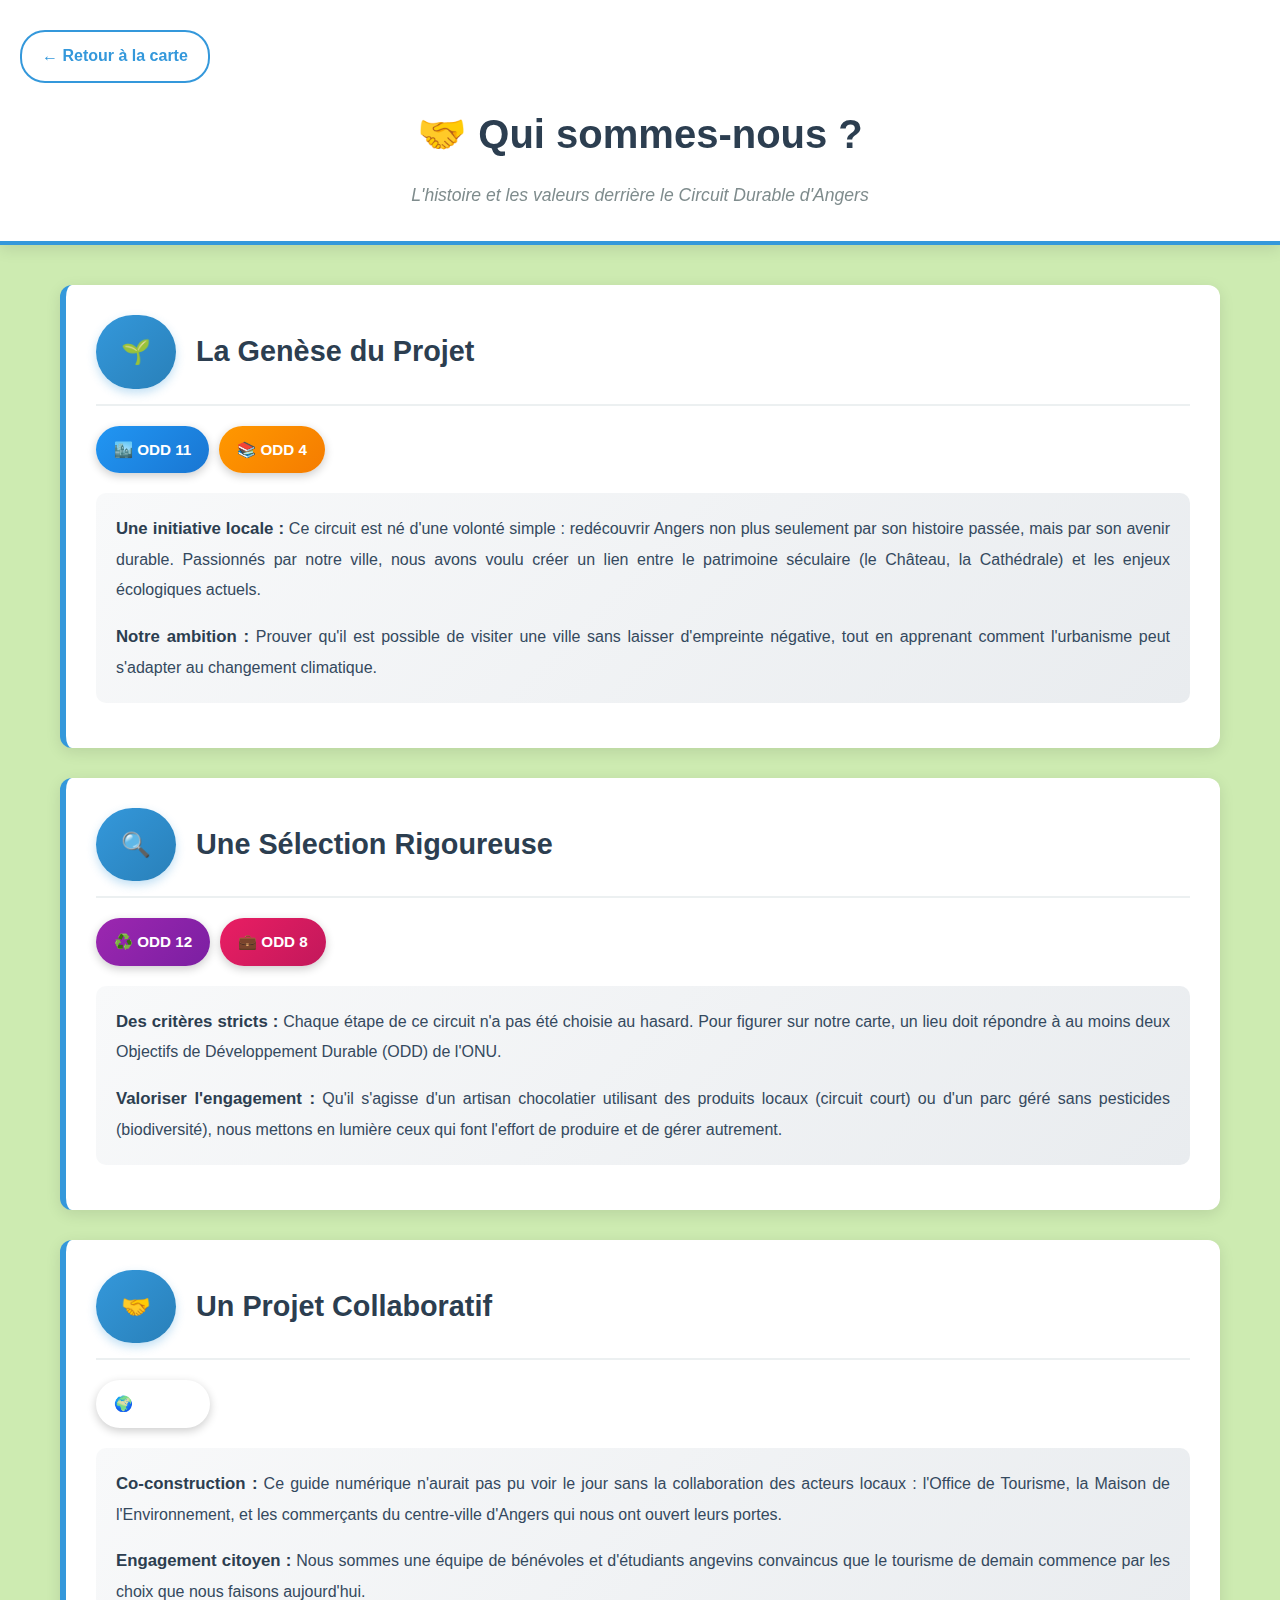
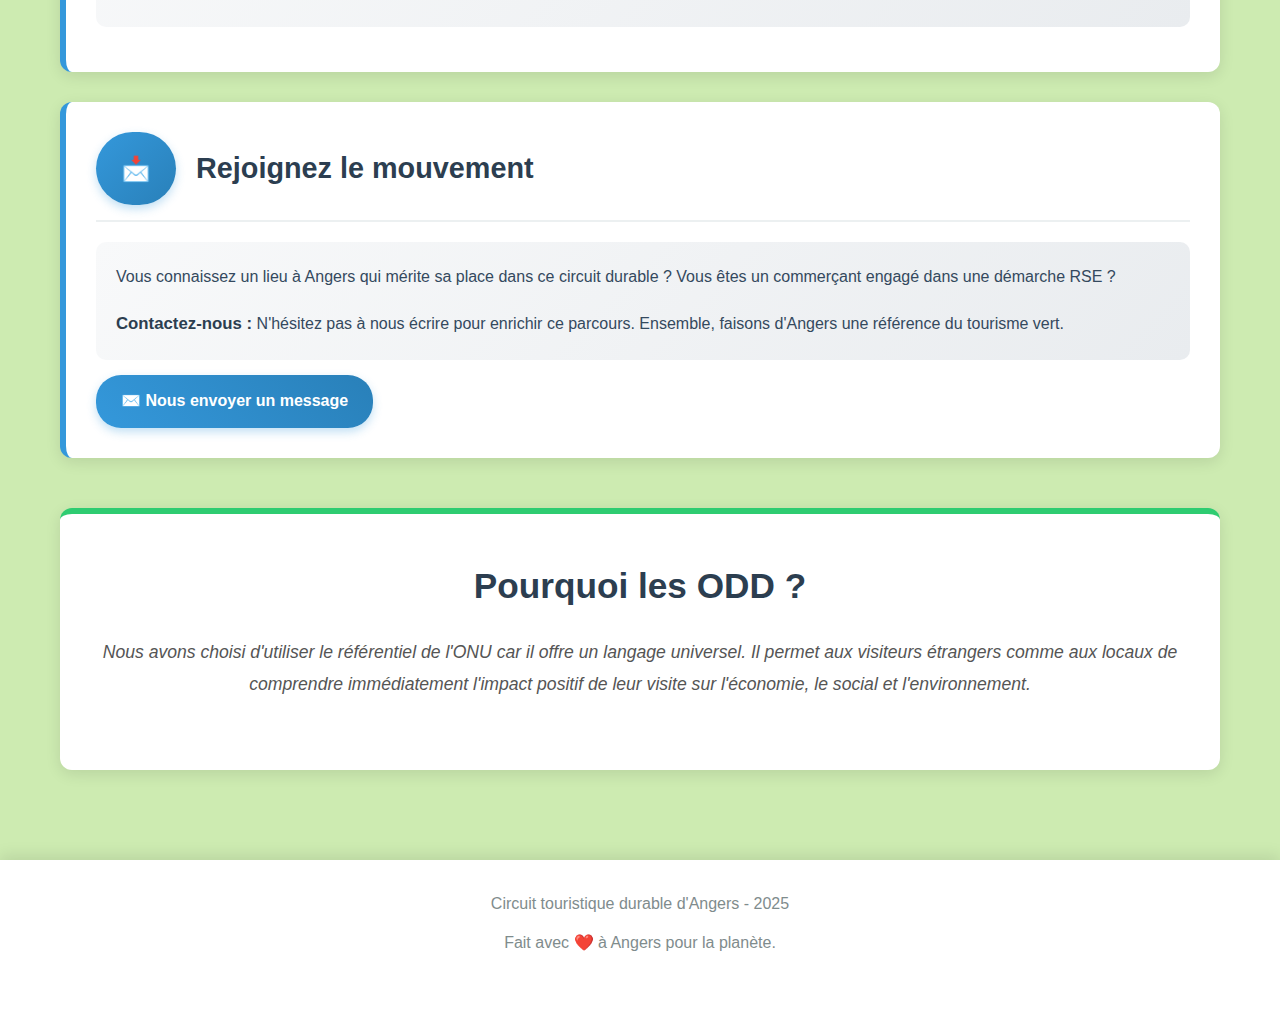
<file: nousconnaitre.html>
<!DOCTYPE html>
<html lang="fr">
<head>
    <meta charset="UTF-8">
    <meta name="viewport" content="width=device-width, initial-scale=1.0">
    <title>Qui sommes-nous ? - Circuit Angers Durable</title>
    <link rel="stylesheet" href="style-details.css">
</head>
<body>

    <header>
        <a href="index.html" class="back-link">&larr; Retour à la carte</a>
        <h1>🤝 Qui sommes-nous ?</h1>
        <p class="header-subtitle">L'histoire et les valeurs derrière le Circuit Durable d'Angers</p>
    </header>

    <main>
        <article class="step-content" id="notre-histoire">
            <div class="step-header">
                <span class="step-number">🌱</span> <h2>La Genèse du Projet</h2>
            </div>
            <div class="odd-badges">
                <span class="odd-badge odd-11">🏙️ ODD 11</span>
                <span class="odd-badge odd-4">📚 ODD 4</span>
            </div>
            <div class="odd-explanation">
                <p><strong>Une initiative locale :</strong> Ce circuit est né d'une volonté simple : redécouvrir Angers non plus seulement par son histoire passée, mais par son avenir durable. Passionnés par notre ville, nous avons voulu créer un lien entre le patrimoine séculaire (le Château, la Cathédrale) et les enjeux écologiques actuels.</p>
                <p><strong>Notre ambition :</strong> Prouver qu'il est possible de visiter une ville sans laisser d'empreinte négative, tout en apprenant comment l'urbanisme peut s'adapter au changement climatique.</p>
            </div>
        </article>

        <article class="step-content" id="notre-methode">
            <div class="step-header">
                <span class="step-number">🔍</span>
                <h2>Une Sélection Rigoureuse</h2>
            </div>
            <div class="odd-badges">
                <span class="odd-badge odd-12">♻️ ODD 12</span>
                <span class="odd-badge odd-8">💼 ODD 8</span>
            </div>
            <div class="odd-explanation">
                <p><strong>Des critères stricts :</strong> Chaque étape de ce circuit n'a pas été choisie au hasard. Pour figurer sur notre carte, un lieu doit répondre à au moins deux Objectifs de Développement Durable (ODD) de l'ONU.</p>
                <p><strong>Valoriser l'engagement :</strong> Qu'il s'agisse d'un artisan chocolatier utilisant des produits locaux (circuit court) ou d'un parc géré sans pesticides (biodiversité), nous mettons en lumière ceux qui font l'effort de produire et de gérer autrement.</p>
            </div>
        </article>

        <article class="step-content" id="partenaires">
            <div class="step-header">
                <span class="step-number">🤝</span>
                <h2>Un Projet Collaboratif</h2>
            </div>
            <div class="odd-badges">
                <span class="odd-badge odd-17">🌍 ODD 17</span> </div>
            <div class="odd-explanation">
                <p><strong>Co-construction :</strong> Ce guide numérique n'aurait pas pu voir le jour sans la collaboration des acteurs locaux : l'Office de Tourisme, la Maison de l'Environnement, et les commerçants du centre-ville d'Angers qui nous ont ouvert leurs portes.</p>
                <p><strong>Engagement citoyen :</strong> Nous sommes une équipe de bénévoles et d'étudiants angevins convaincus que le tourisme de demain commence par les choix que nous faisons aujourd'hui.</p>
            </div>
        </article>

        <article class="step-content" id="contact">
            <div class="step-header">
                <span class="step-number">📩</span>
                <h2>Rejoignez le mouvement</h2>
            </div>
            <div class="odd-explanation">
                <p>Vous connaissez un lieu à Angers qui mérite sa place dans ce circuit durable ? Vous êtes un commerçant engagé dans une démarche RSE ?</p>
                <p><strong>Contactez-nous :</strong> N'hésitez pas à nous écrire pour enrichir ce parcours. Ensemble, faisons d'Angers une référence du tourisme vert.</p>
            </div>
            <a href="mailto:contact@circuit-angers-durable.fr" class="external-link">✉️ Nous envoyer un message</a>
        </article>

        <section class="odd-definition-box">
            <h2>Pourquoi les ODD ?</h2>
            <p class="intro-text">Nous avons choisi d'utiliser le référentiel de l'ONU car il offre un langage universel. Il permet aux visiteurs étrangers comme aux locaux de comprendre immédiatement l'impact positif de leur visite sur l'économie, le social et l'environnement.</p>
        </section>

    </main>

    <footer>
        <p>Circuit touristique durable d'Angers - 2025</p>
        <p>Fait avec ❤️ à Angers pour la planète.</p>
        <p><a href="index.html" style="color: #fff; text-decoration: underline;">Retour à l'accueil</a></p>
    </footer>

</body>
</html>
</file>
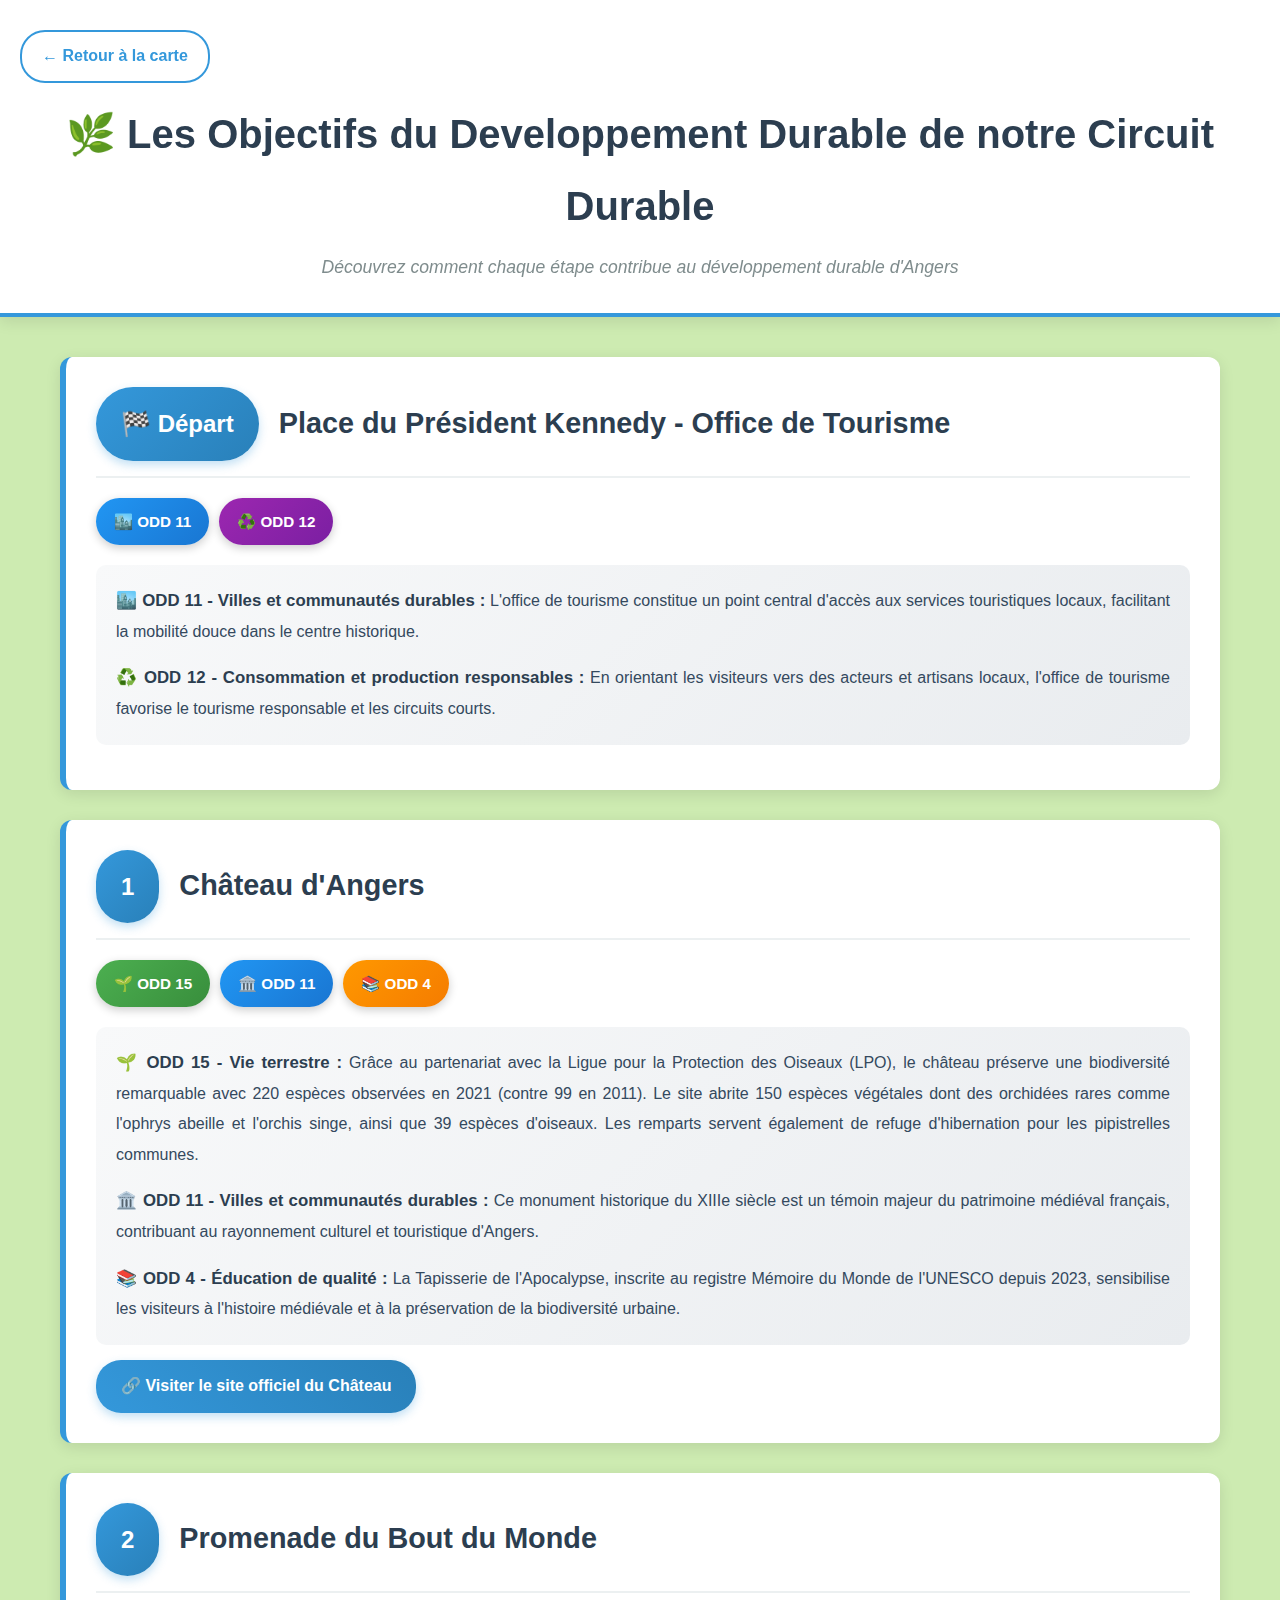
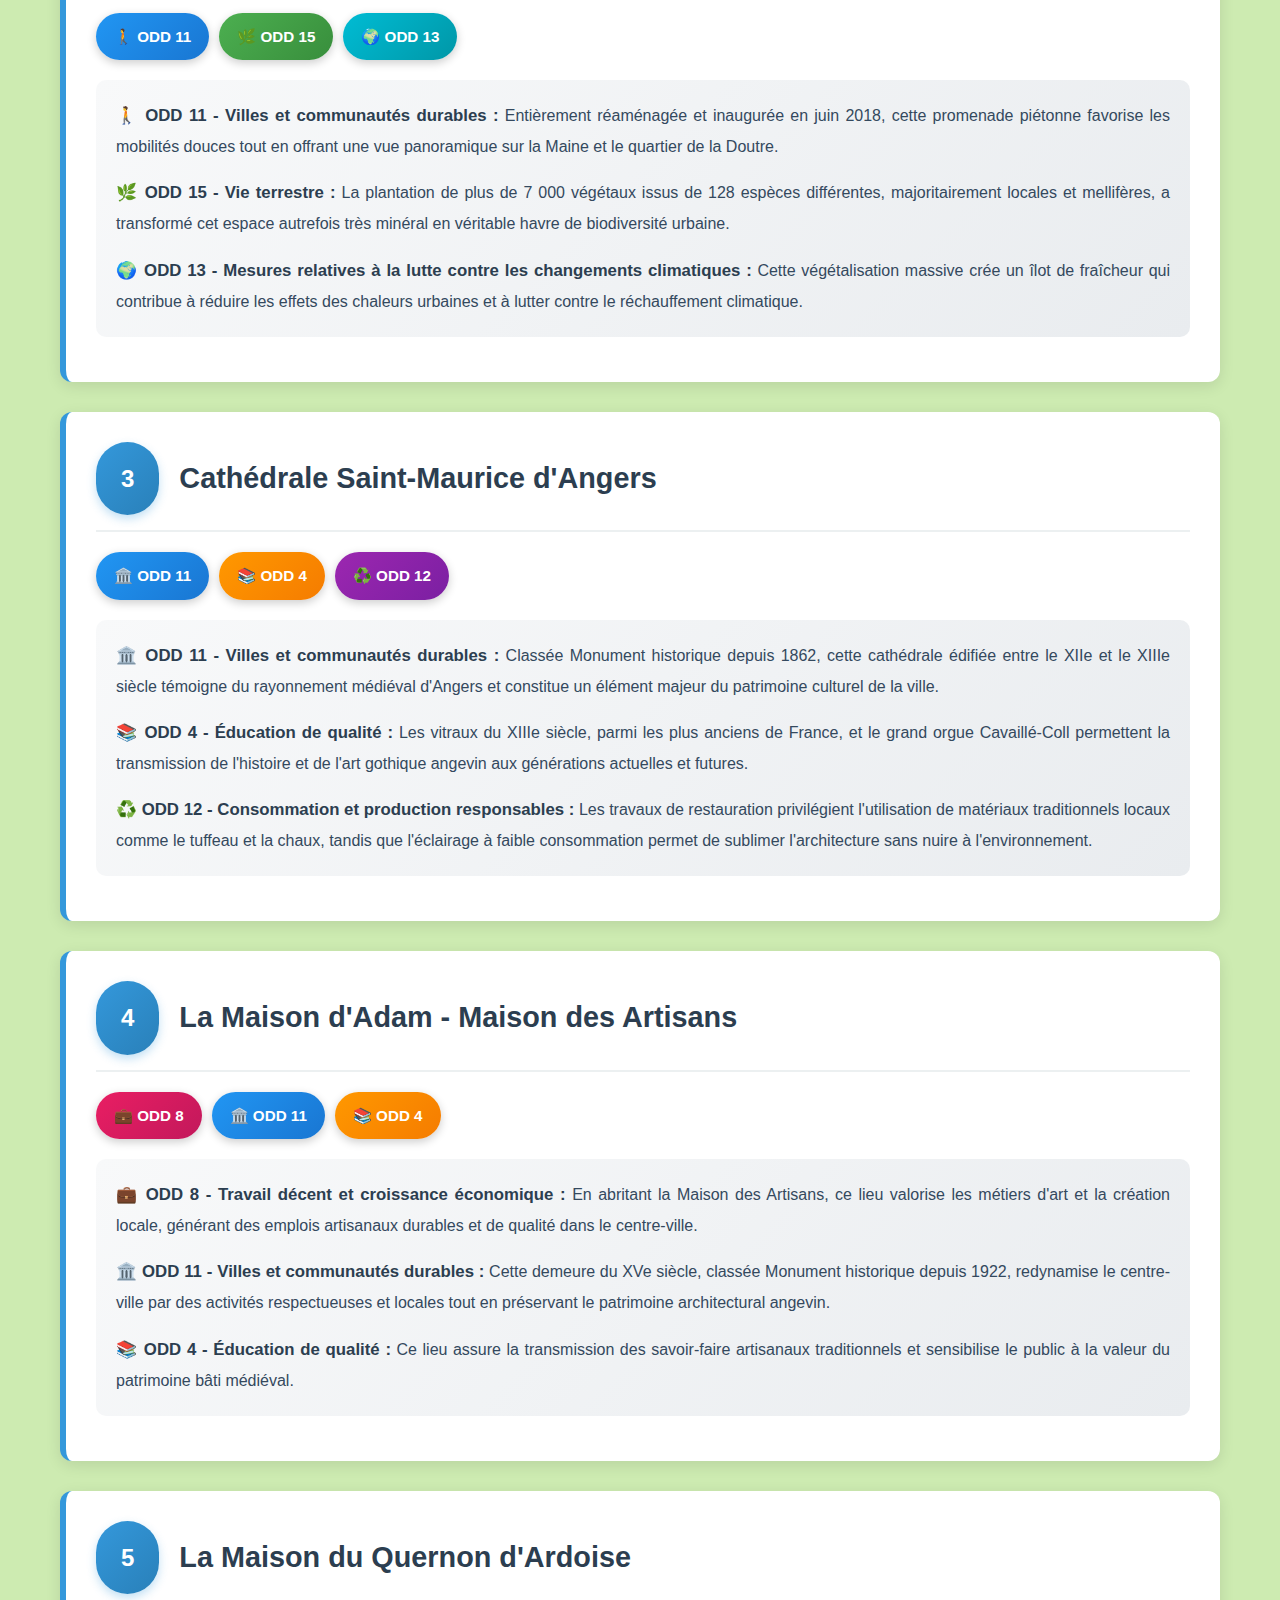
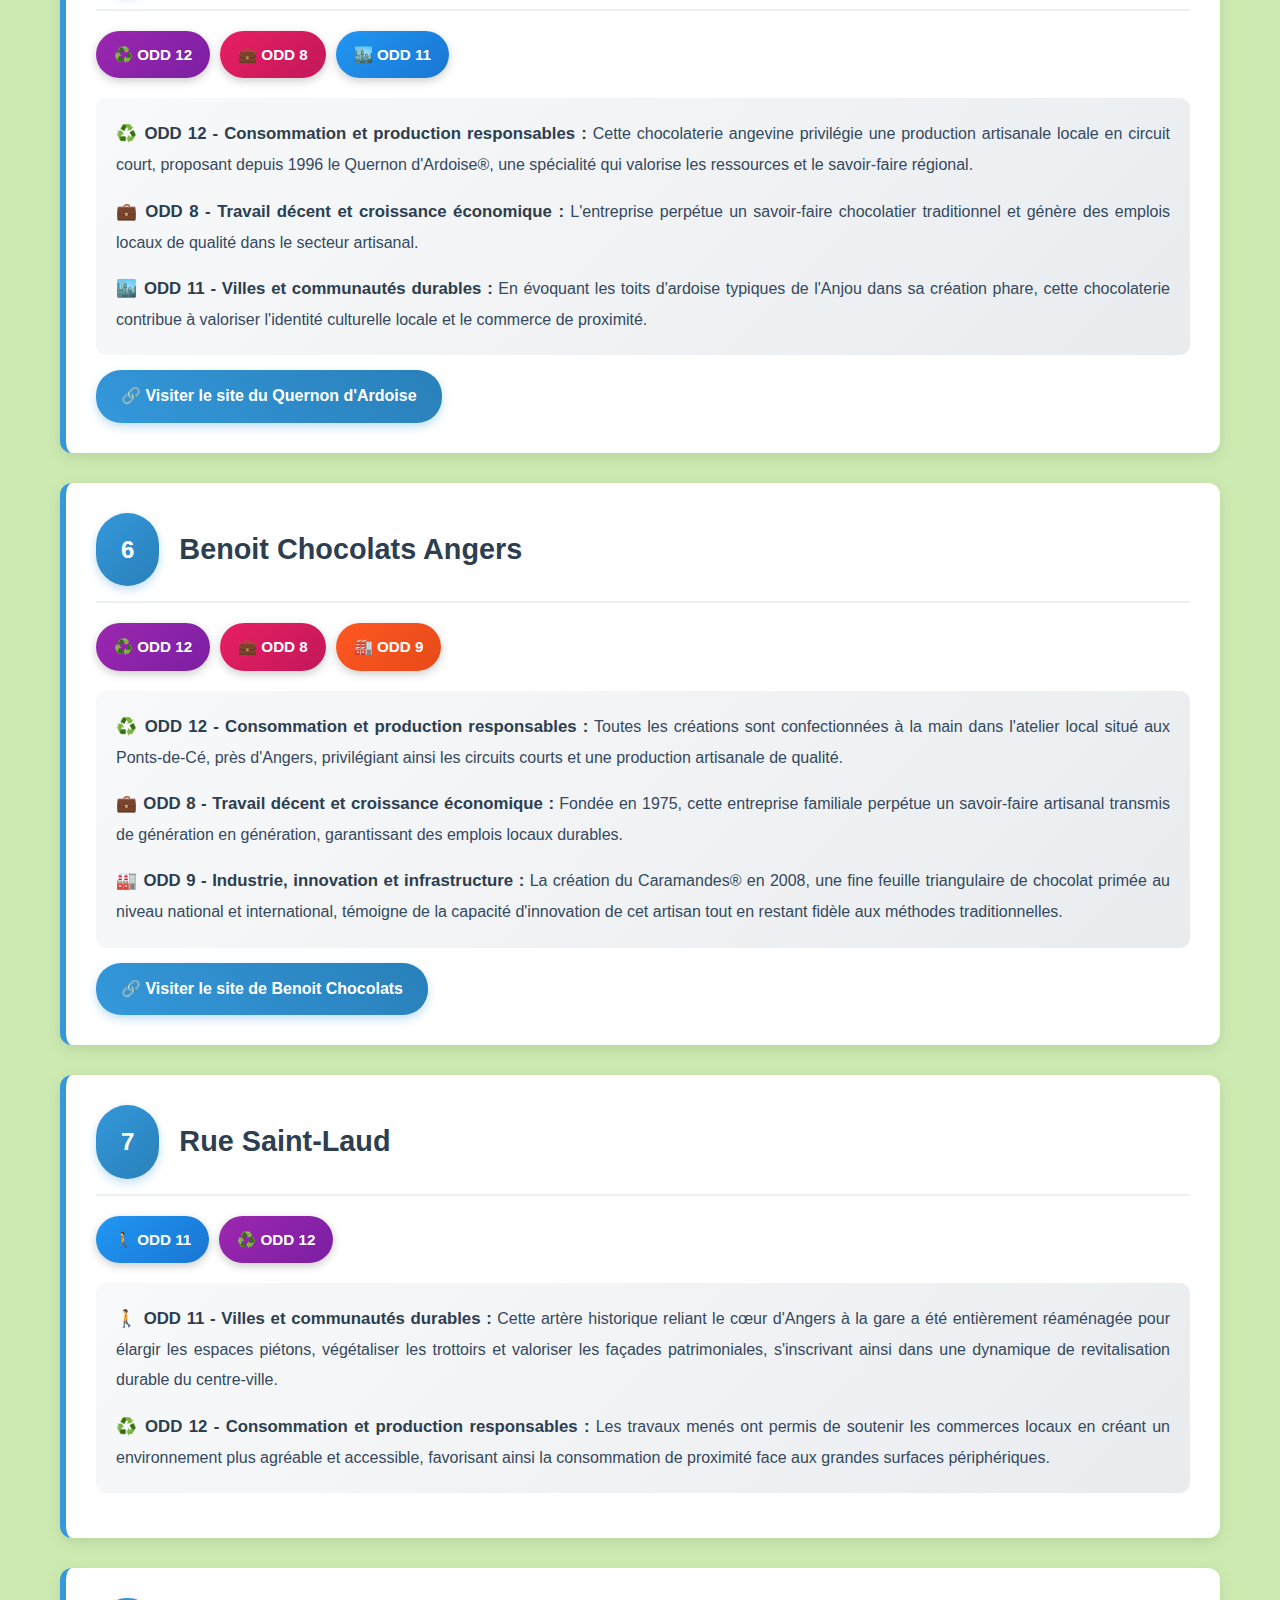
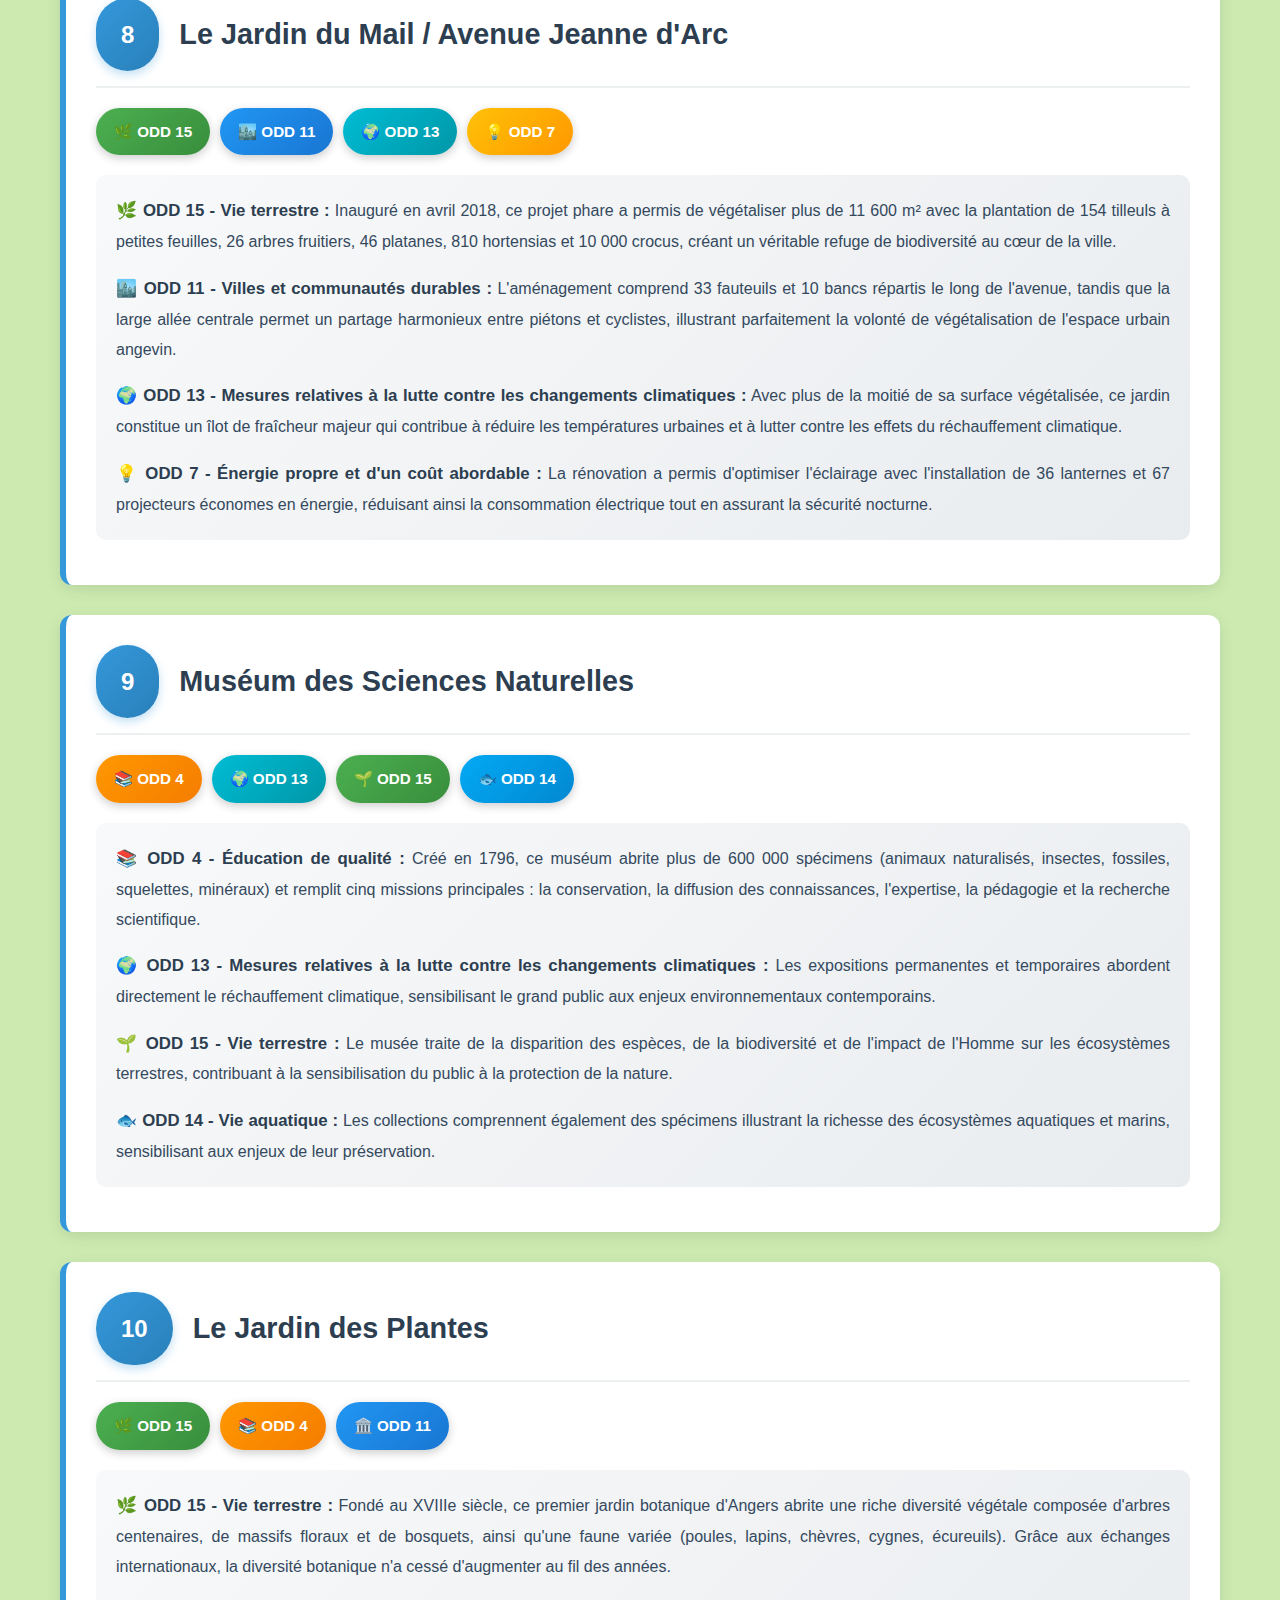
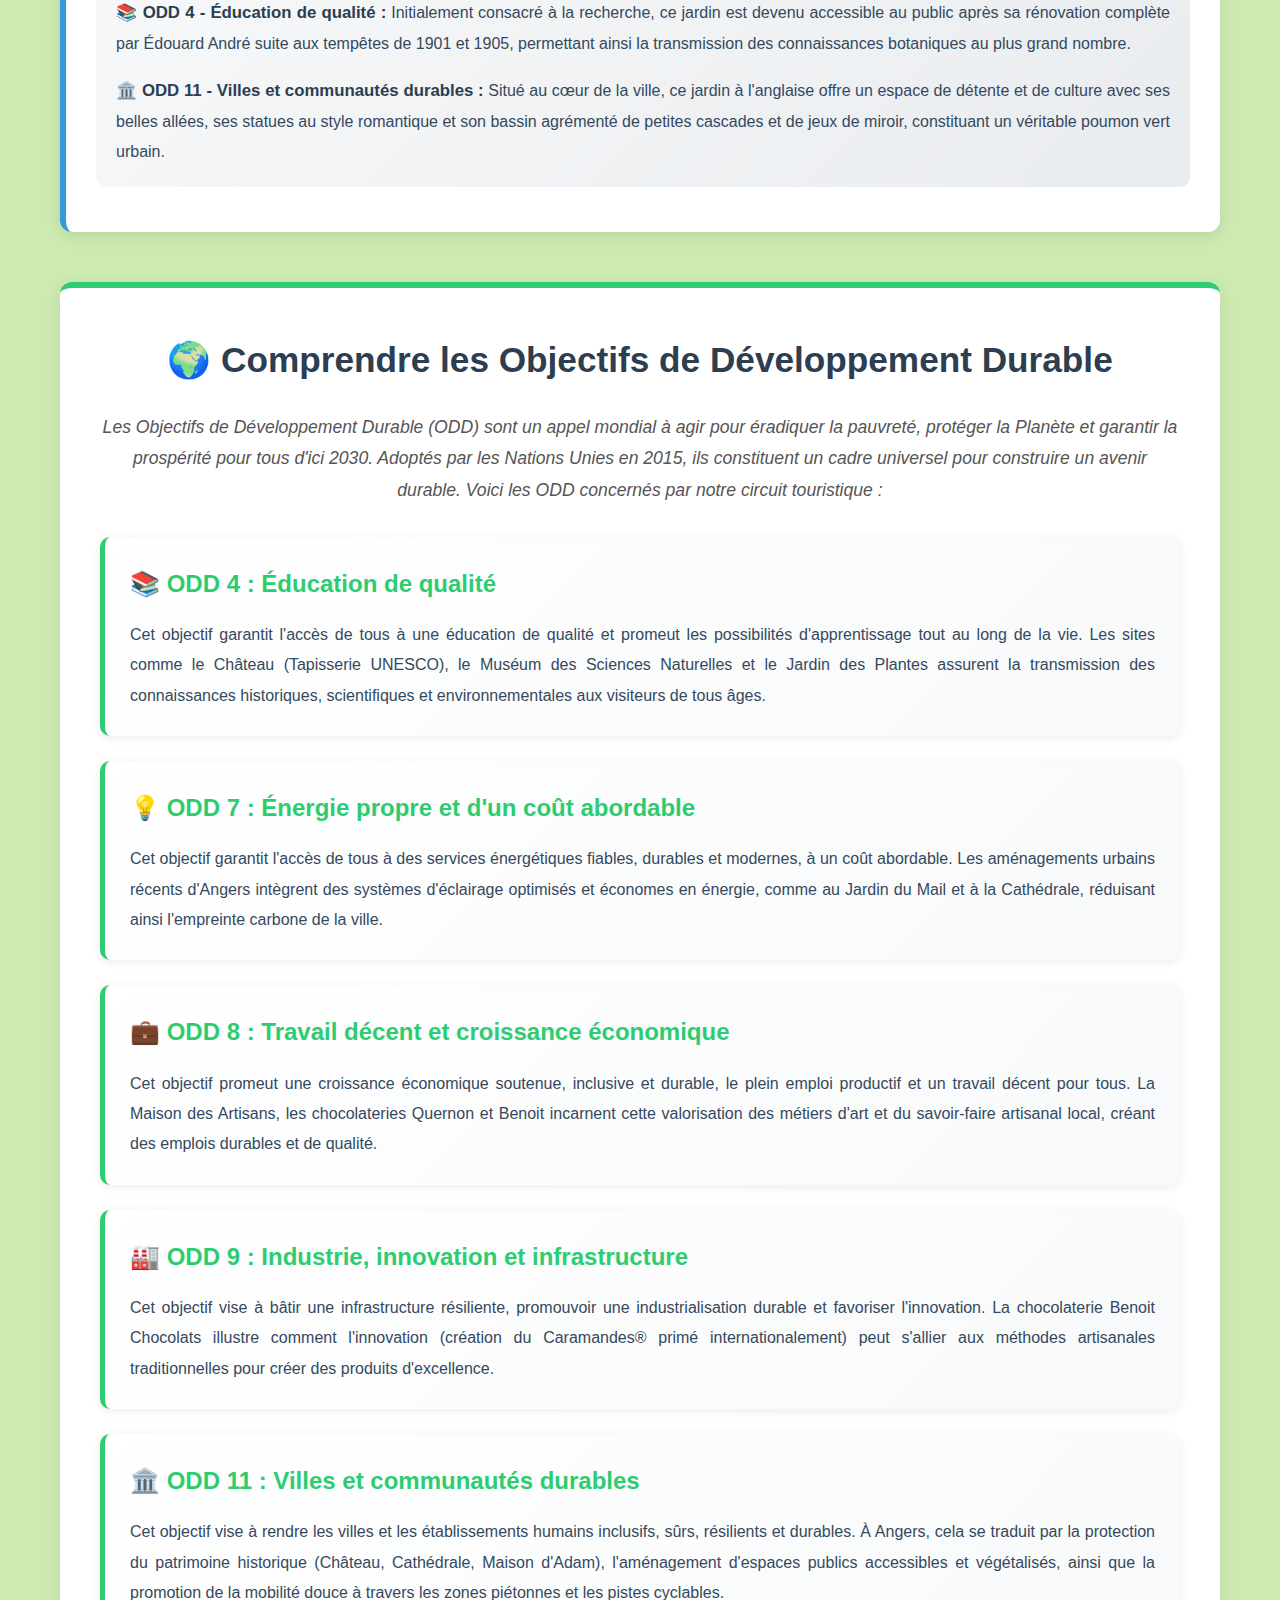
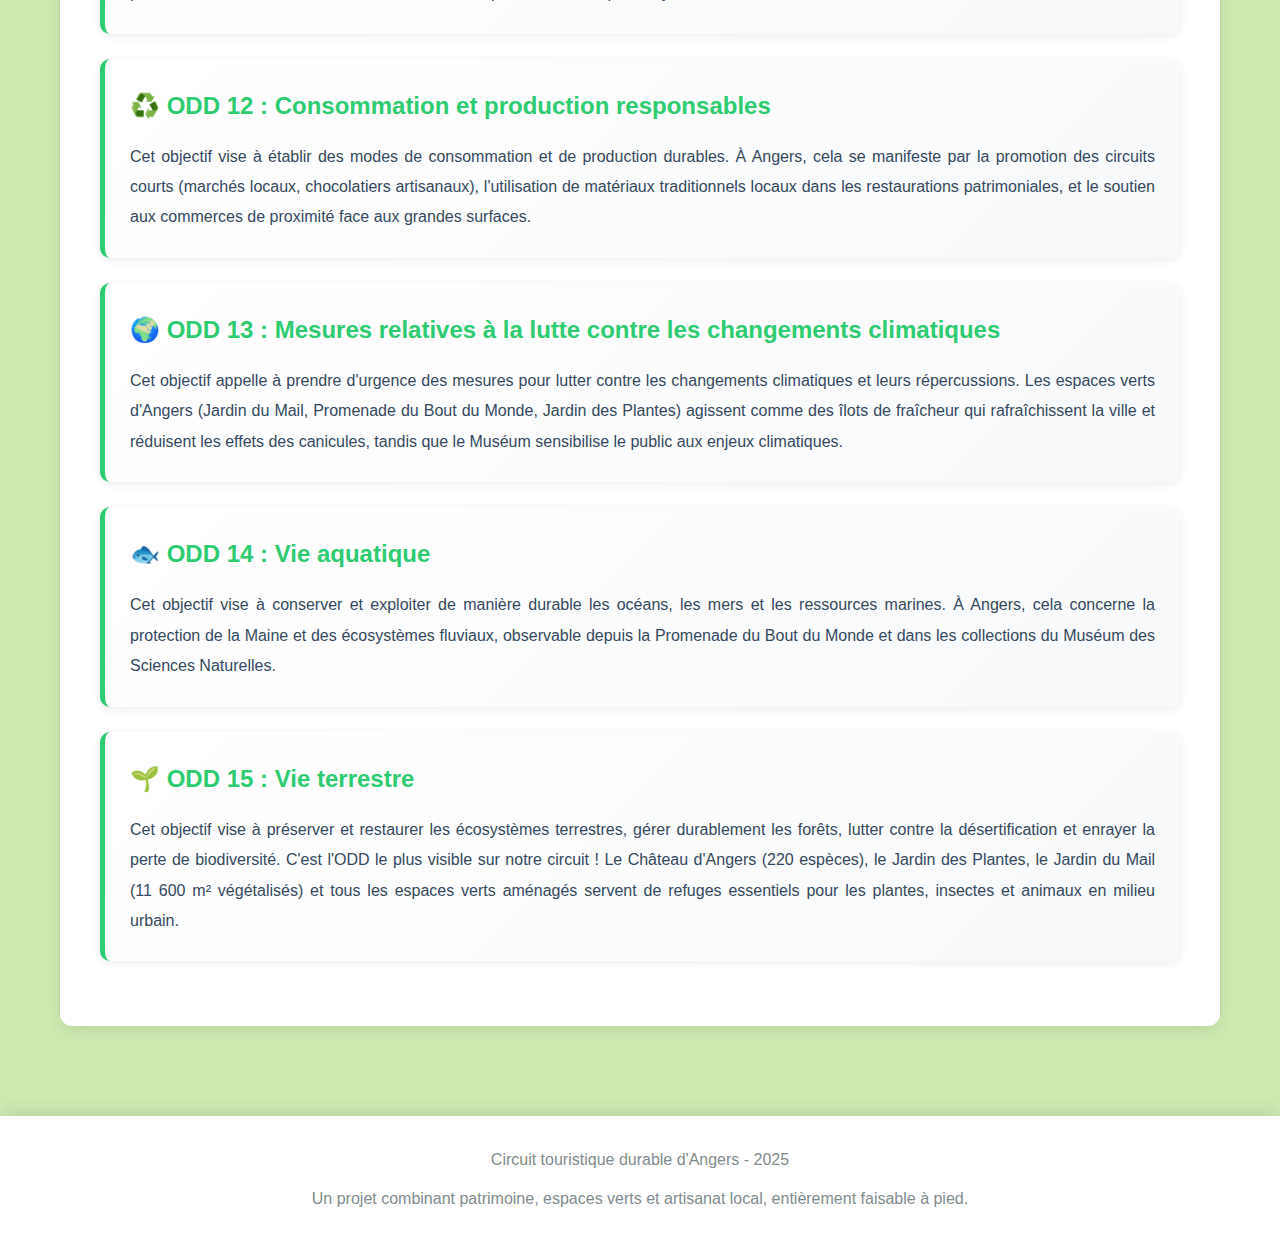
<file: odd.html>
<!DOCTYPE html>
<html lang="fr">
<head>
    <meta charset="UTF-8">
    <meta name="viewport" content="width=device-width, initial-scale=1.0">
    <title>Objectifs de Developpement Durable - Circuit Angers</title>
    <link rel="stylesheet" href="style-details.css">
</head>
<body>

    <header>
        <a href="index.html" class="back-link">&larr; Retour à la carte</a>
        <h1>🌿 Les Objectifs du Developpement Durable de notre Circuit Durable</h1>
        <p class="header-subtitle">Découvrez comment chaque étape contribue au développement durable d'Angers</p>
    </header>

    <main>
        <!-- Étape 1 : Place Kennedy (Départ) -->
        <article class="step-content" id="etape-1">
            <div class="step-header">
                <span class="step-number">🏁 Départ</span>
                <h2>Place du Président Kennedy - Office de Tourisme</h2>
            </div>
            <div class="odd-badges">
                <span class="odd-badge odd-11">🏙️ ODD 11</span>
                <span class="odd-badge odd-12">♻️ ODD 12</span>
            </div>
            <div class="odd-explanation">
                <p><strong>🏙️ ODD 11 - Villes et communautés durables :</strong> L'office de tourisme constitue un point central d'accès aux services touristiques locaux, facilitant la mobilité douce dans le centre historique.</p>
                <p><strong>♻️ ODD 12 - Consommation et production responsables :</strong> En orientant les visiteurs vers des acteurs et artisans locaux, l'office de tourisme favorise le tourisme responsable et les circuits courts.</p>
            </div>
        </article>

        <!-- Étape 2 : Château d'Angers -->
        <article class="step-content" id="etape-2">
            <div class="step-header">
                <span class="step-number">1</span>
                <h2>Château d'Angers</h2>
            </div>
            <div class="odd-badges">
                <span class="odd-badge odd-15">🌱 ODD 15</span>
                <span class="odd-badge odd-11">🏛️ ODD 11</span>
                <span class="odd-badge odd-4">📚 ODD 4</span>
            </div>
            <div class="odd-explanation">
                <p><strong>🌱 ODD 15 - Vie terrestre :</strong> Grâce au partenariat avec la Ligue pour la Protection des Oiseaux (LPO), le château préserve une biodiversité remarquable avec 220 espèces observées en 2021 (contre 99 en 2011). Le site abrite 150 espèces végétales dont des orchidées rares comme l'ophrys abeille et l'orchis singe, ainsi que 39 espèces d'oiseaux. Les remparts servent également de refuge d'hibernation pour les pipistrelles communes.</p>
                <p><strong>🏛️ ODD 11 - Villes et communautés durables :</strong> Ce monument historique du XIIIe siècle est un témoin majeur du patrimoine médiéval français, contribuant au rayonnement culturel et touristique d'Angers.</p>
                <p><strong>📚 ODD 4 - Éducation de qualité :</strong> La Tapisserie de l'Apocalypse, inscrite au registre Mémoire du Monde de l'UNESCO depuis 2023, sensibilise les visiteurs à l'histoire médiévale et à la préservation de la biodiversité urbaine.</p>
            </div>
            <a href="https://www.chateau-angers.fr" target="_blank" class="external-link">🔗 Visiter le site officiel du Château</a>
        </article>

        <!-- Étape 3 : Promenade du Bout du Monde -->
        <article class="step-content" id="etape-3">
            <div class="step-header">
                <span class="step-number">2</span>
                <h2>Promenade du Bout du Monde</h2>
            </div>
            <div class="odd-badges">
                <span class="odd-badge odd-11">🚶 ODD 11</span>
                <span class="odd-badge odd-15">🌿 ODD 15</span>
                <span class="odd-badge odd-13">🌍 ODD 13</span>
            </div>
            <div class="odd-explanation">
                <p><strong>🚶 ODD 11 - Villes et communautés durables :</strong> Entièrement réaménagée et inaugurée en juin 2018, cette promenade piétonne favorise les mobilités douces tout en offrant une vue panoramique sur la Maine et le quartier de la Doutre.</p>
                <p><strong>🌿 ODD 15 - Vie terrestre :</strong> La plantation de plus de 7 000 végétaux issus de 128 espèces différentes, majoritairement locales et mellifères, a transformé cet espace autrefois très minéral en véritable havre de biodiversité urbaine.</p>
                <p><strong>🌍 ODD 13 - Mesures relatives à la lutte contre les changements climatiques :</strong> Cette végétalisation massive crée un îlot de fraîcheur qui contribue à réduire les effets des chaleurs urbaines et à lutter contre le réchauffement climatique.</p>
            </div>
        </article>

        <!-- Étape 4 : Cathédrale Saint-Maurice -->
        <article class="step-content" id="etape-4">
            <div class="step-header">
                <span class="step-number">3</span>
                <h2>Cathédrale Saint-Maurice d'Angers</h2>
            </div>
            <div class="odd-badges">
                <span class="odd-badge odd-11">🏛️ ODD 11</span>
                <span class="odd-badge odd-4">📚 ODD 4</span>
                <span class="odd-badge odd-12">♻️ ODD 12</span>
            </div>
            <div class="odd-explanation">
                <p><strong>🏛️ ODD 11 - Villes et communautés durables :</strong> Classée Monument historique depuis 1862, cette cathédrale édifiée entre le XIIe et le XIIIe siècle témoigne du rayonnement médiéval d'Angers et constitue un élément majeur du patrimoine culturel de la ville.</p>
                <p><strong>📚 ODD 4 - Éducation de qualité :</strong> Les vitraux du XIIIe siècle, parmi les plus anciens de France, et le grand orgue Cavaillé-Coll permettent la transmission de l'histoire et de l'art gothique angevin aux générations actuelles et futures.</p>
                <p><strong>♻️ ODD 12 - Consommation et production responsables :</strong> Les travaux de restauration privilégient l'utilisation de matériaux traditionnels locaux comme le tuffeau et la chaux, tandis que l'éclairage à faible consommation permet de sublimer l'architecture sans nuire à l'environnement.</p>
            </div>
        </article>
        
        <!-- Étape 5 : La Maison d'Adam -->
        <article class="step-content" id="etape-5">
            <div class="step-header">
                <span class="step-number">4</span>
                <h2>La Maison d'Adam - Maison des Artisans</h2>
            </div>
            <div class="odd-badges">
                <span class="odd-badge odd-8">💼 ODD 8</span>
                <span class="odd-badge odd-11">🏛️ ODD 11</span>
                <span class="odd-badge odd-4">📚 ODD 4</span>
            </div>
            <div class="odd-explanation">
                <p><strong>💼 ODD 8 - Travail décent et croissance économique :</strong> En abritant la Maison des Artisans, ce lieu valorise les métiers d'art et la création locale, générant des emplois artisanaux durables et de qualité dans le centre-ville.</p>
                <p><strong>🏛️ ODD 11 - Villes et communautés durables :</strong> Cette demeure du XVe siècle, classée Monument historique depuis 1922, redynamise le centre-ville par des activités respectueuses et locales tout en préservant le patrimoine architectural angevin.</p>
                <p><strong>📚 ODD 4 - Éducation de qualité :</strong> Ce lieu assure la transmission des savoir-faire artisanaux traditionnels et sensibilise le public à la valeur du patrimoine bâti médiéval.</p>
            </div>
        </article>

        <!-- Étape 6 : Maison du Quernon -->
        <article class="step-content" id="etape-6">
            <div class="step-header">
                <span class="step-number">5</span>
                <h2>La Maison du Quernon d'Ardoise</h2>
            </div>
            <div class="odd-badges">
                <span class="odd-badge odd-12">♻️ ODD 12</span>
                <span class="odd-badge odd-8">💼 ODD 8</span>
                <span class="odd-badge odd-11">🏙️ ODD 11</span>
            </div>
            <div class="odd-explanation">
                <p><strong>♻️ ODD 12 - Consommation et production responsables :</strong> Cette chocolaterie angevine privilégie une production artisanale locale en circuit court, proposant depuis 1996 le Quernon d'Ardoise®, une spécialité qui valorise les ressources et le savoir-faire régional.</p>
                <p><strong>💼 ODD 8 - Travail décent et croissance économique :</strong> L'entreprise perpétue un savoir-faire chocolatier traditionnel et génère des emplois locaux de qualité dans le secteur artisanal.</p>
                <p><strong>🏙️ ODD 11 - Villes et communautés durables :</strong> En évoquant les toits d'ardoise typiques de l'Anjou dans sa création phare, cette chocolaterie contribue à valoriser l'identité culturelle locale et le commerce de proximité.</p>
            </div>
            <a href="https://quernon.fr" target="_blank" class="external-link">🔗 Visiter le site du Quernon d'Ardoise</a>
        </article>
        
        <!-- Étape 7 : Benoit Chocolats -->
        <article class="step-content" id="etape-7">
            <div class="step-header">
                <span class="step-number">6</span>
                <h2>Benoit Chocolats Angers</h2>
            </div>
            <div class="odd-badges">
                <span class="odd-badge odd-12">♻️ ODD 12</span>
                <span class="odd-badge odd-8">💼 ODD 8</span>
                <span class="odd-badge odd-9">🏭 ODD 9</span>
            </div>
            <div class="odd-explanation">
                <p><strong>♻️ ODD 12 - Consommation et production responsables :</strong> Toutes les créations sont confectionnées à la main dans l'atelier local situé aux Ponts-de-Cé, près d'Angers, privilégiant ainsi les circuits courts et une production artisanale de qualité.</p>
                <p><strong>💼 ODD 8 - Travail décent et croissance économique :</strong> Fondée en 1975, cette entreprise familiale perpétue un savoir-faire artisanal transmis de génération en génération, garantissant des emplois locaux durables.</p>
                <p><strong>🏭 ODD 9 - Industrie, innovation et infrastructure :</strong> La création du Caramandes® en 2008, une fine feuille triangulaire de chocolat primée au niveau national et international, témoigne de la capacité d'innovation de cet artisan tout en restant fidèle aux méthodes traditionnelles.</p>
            </div>
            <a href="https://benoitchocolats.com/fr" target="_blank" class="external-link">🔗 Visiter le site de Benoit Chocolats</a>
        </article>

        <!-- Étape 8 : Rue Saint-Laud -->
        <article class="step-content" id="etape-8">
            <div class="step-header">
                <span class="step-number">7</span>
                <h2>Rue Saint-Laud</h2>
            </div>
            <div class="odd-badges">
                <span class="odd-badge odd-11">🚶 ODD 11</span>
                <span class="odd-badge odd-12">♻️ ODD 12</span>
            </div>
            <div class="odd-explanation">
                <p><strong>🚶 ODD 11 - Villes et communautés durables :</strong> Cette artère historique reliant le cœur d'Angers à la gare a été entièrement réaménagée pour élargir les espaces piétons, végétaliser les trottoirs et valoriser les façades patrimoniales, s'inscrivant ainsi dans une dynamique de revitalisation durable du centre-ville.</p>
                <p><strong>♻️ ODD 12 - Consommation et production responsables :</strong> Les travaux menés ont permis de soutenir les commerces locaux en créant un environnement plus agréable et accessible, favorisant ainsi la consommation de proximité face aux grandes surfaces périphériques.</p>
            </div>
        </article>
        
        <!-- Étape 9 : Jardin du Mail -->
        <article class="step-content" id="etape-9">
            <div class="step-header">
                <span class="step-number">8</span>
                <h2>Le Jardin du Mail / Avenue Jeanne d'Arc</h2>
            </div>
            <div class="odd-badges">
                <span class="odd-badge odd-15">🌿 ODD 15</span>
                <span class="odd-badge odd-11">🏙️ ODD 11</span>
                <span class="odd-badge odd-13">🌍 ODD 13</span>
                <span class="odd-badge odd-7">💡 ODD 7</span>
            </div>
            <div class="odd-explanation">
                <p><strong>🌿 ODD 15 - Vie terrestre :</strong> Inauguré en avril 2018, ce projet phare a permis de végétaliser plus de 11 600 m² avec la plantation de 154 tilleuls à petites feuilles, 26 arbres fruitiers, 46 platanes, 810 hortensias et 10 000 crocus, créant un véritable refuge de biodiversité au cœur de la ville.</p>
                <p><strong>🏙️ ODD 11 - Villes et communautés durables :</strong> L'aménagement comprend 33 fauteuils et 10 bancs répartis le long de l'avenue, tandis que la large allée centrale permet un partage harmonieux entre piétons et cyclistes, illustrant parfaitement la volonté de végétalisation de l'espace urbain angevin.</p>
                <p><strong>🌍 ODD 13 - Mesures relatives à la lutte contre les changements climatiques :</strong> Avec plus de la moitié de sa surface végétalisée, ce jardin constitue un îlot de fraîcheur majeur qui contribue à réduire les températures urbaines et à lutter contre les effets du réchauffement climatique.</p>
                <p><strong>💡 ODD 7 - Énergie propre et d'un coût abordable :</strong> La rénovation a permis d'optimiser l'éclairage avec l'installation de 36 lanternes et 67 projecteurs économes en énergie, réduisant ainsi la consommation électrique tout en assurant la sécurité nocturne.</p>
            </div>
        </article>

        <!-- Étape 10 : Muséum -->
        <article class="step-content" id="etape-10">
            <div class="step-header">
                <span class="step-number">9</span>
                <h2>Muséum des Sciences Naturelles</h2>
            </div>
            <div class="odd-badges">
                <span class="odd-badge odd-4">📚 ODD 4</span>
                <span class="odd-badge odd-13">🌍 ODD 13</span>
                <span class="odd-badge odd-15">🌱 ODD 15</span>
                <span class="odd-badge odd-14">🐟 ODD 14</span>
            </div>
            <div class="odd-explanation">
                <p><strong>📚 ODD 4 - Éducation de qualité :</strong> Créé en 1796, ce muséum abrite plus de 600 000 spécimens (animaux naturalisés, insectes, fossiles, squelettes, minéraux) et remplit cinq missions principales : la conservation, la diffusion des connaissances, l'expertise, la pédagogie et la recherche scientifique.</p>
                <p><strong>🌍 ODD 13 - Mesures relatives à la lutte contre les changements climatiques :</strong> Les expositions permanentes et temporaires abordent directement le réchauffement climatique, sensibilisant le grand public aux enjeux environnementaux contemporains.</p>
                <p><strong>🌱 ODD 15 - Vie terrestre :</strong> Le musée traite de la disparition des espèces, de la biodiversité et de l'impact de l'Homme sur les écosystèmes terrestres, contribuant à la sensibilisation du public à la protection de la nature.</p>
                <p><strong>🐟 ODD 14 - Vie aquatique :</strong> Les collections comprennent également des spécimens illustrant la richesse des écosystèmes aquatiques et marins, sensibilisant aux enjeux de leur préservation.</p>
            </div>
        </article>
        
        <!-- Étape 11 : Jardin des Plantes -->
        <article class="step-content" id="etape-11">
            <div class="step-header">
                <span class="step-number">10</span>
                <h2>Le Jardin des Plantes</h2>
            </div>
            <div class="odd-badges">
                <span class="odd-badge odd-15">🌿 ODD 15</span>
                <span class="odd-badge odd-4">📚 ODD 4</span>
                <span class="odd-badge odd-11">🏛️ ODD 11</span>
            </div>
            <div class="odd-explanation">
                <p><strong>🌿 ODD 15 - Vie terrestre :</strong> Fondé au XVIIIe siècle, ce premier jardin botanique d'Angers abrite une riche diversité végétale composée d'arbres centenaires, de massifs floraux et de bosquets, ainsi qu'une faune variée (poules, lapins, chèvres, cygnes, écureuils). Grâce aux échanges internationaux, la diversité botanique n'a cessé d'augmenter au fil des années.</p>
                <p><strong>📚 ODD 4 - Éducation de qualité :</strong> Initialement consacré à la recherche, ce jardin est devenu accessible au public après sa rénovation complète par Édouard André suite aux tempêtes de 1901 et 1905, permettant ainsi la transmission des connaissances botaniques au plus grand nombre.</p>
                <p><strong>🏛️ ODD 11 - Villes et communautés durables :</strong> Situé au cœur de la ville, ce jardin à l'anglaise offre un espace de détente et de culture avec ses belles allées, ses statues au style romantique et son bassin agrémenté de petites cascades et de jeux de miroir, constituant un véritable poumon vert urbain.</p>
            </div>
        </article>

        <!-- Section explicative des ODD -->
        <!-- Section explicative des ODD -->
<section class="odd-definition-box" id="odd-definitions">
    <h2>🌍 Comprendre les Objectifs de Développement Durable</h2>
    <p class="intro-text">Les Objectifs de Développement Durable (ODD) sont un appel mondial à agir pour éradiquer la pauvreté, protéger la Planète et garantir la prospérité pour tous d'ici 2030. Adoptés par les Nations Unies en 2015, ils constituent un cadre universel pour construire un avenir durable. Voici les ODD concernés par notre circuit touristique :</p>
    
    <div class="odd-item">
        <h3>📚 ODD 4 : Éducation de qualité</h3>
        <p>Cet objectif garantit l'accès de tous à une éducation de qualité et promeut les possibilités d'apprentissage tout au long de la vie. Les sites comme le Château (Tapisserie UNESCO), le Muséum des Sciences Naturelles et le Jardin des Plantes assurent la transmission des connaissances historiques, scientifiques et environnementales aux visiteurs de tous âges.</p>
    </div>

    <div class="odd-item">
        <h3>💡 ODD 7 : Énergie propre et d'un coût abordable</h3>
        <p>Cet objectif garantit l'accès de tous à des services énergétiques fiables, durables et modernes, à un coût abordable. Les aménagements urbains récents d'Angers intègrent des systèmes d'éclairage optimisés et économes en énergie, comme au Jardin du Mail et à la Cathédrale, réduisant ainsi l'empreinte carbone de la ville.</p>
    </div>

    <div class="odd-item">
        <h3>💼 ODD 8 : Travail décent et croissance économique</h3>
        <p>Cet objectif promeut une croissance économique soutenue, inclusive et durable, le plein emploi productif et un travail décent pour tous. La Maison des Artisans, les chocolateries Quernon et Benoit incarnent cette valorisation des métiers d'art et du savoir-faire artisanal local, créant des emplois durables et de qualité.</p>
    </div>

    <div class="odd-item">
        <h3>🏭 ODD 9 : Industrie, innovation et infrastructure</h3>
        <p>Cet objectif vise à bâtir une infrastructure résiliente, promouvoir une industrialisation durable et favoriser l'innovation. La chocolaterie Benoit Chocolats illustre comment l'innovation (création du Caramandes® primé internationalement) peut s'allier aux méthodes artisanales traditionnelles pour créer des produits d'excellence.</p>
    </div>
    
    <div class="odd-item">
        <h3>🏛️ ODD 11 : Villes et communautés durables</h3>
        <p>Cet objectif vise à rendre les villes et les établissements humains inclusifs, sûrs, résilients et durables. À Angers, cela se traduit par la protection du patrimoine historique (Château, Cathédrale, Maison d'Adam), l'aménagement d'espaces publics accessibles et végétalisés, ainsi que la promotion de la mobilité douce à travers les zones piétonnes et les pistes cyclables.</p>
    </div>

    <div class="odd-item">
        <h3>♻️ ODD 12 : Consommation et production responsables</h3>
        <p>Cet objectif vise à établir des modes de consommation et de production durables. À Angers, cela se manifeste par la promotion des circuits courts (marchés locaux, chocolatiers artisanaux), l'utilisation de matériaux traditionnels locaux dans les restaurations patrimoniales, et le soutien aux commerces de proximité face aux grandes surfaces.</p>
    </div>

    <div class="odd-item">
        <h3>🌍 ODD 13 : Mesures relatives à la lutte contre les changements climatiques</h3>
        <p>Cet objectif appelle à prendre d'urgence des mesures pour lutter contre les changements climatiques et leurs répercussions. Les espaces verts d'Angers (Jardin du Mail, Promenade du Bout du Monde, Jardin des Plantes) agissent comme des îlots de fraîcheur qui rafraîchissent la ville et réduisent les effets des canicules, tandis que le Muséum sensibilise le public aux enjeux climatiques.</p>
    </div>

    <div class="odd-item">
        <h3>🐟 ODD 14 : Vie aquatique</h3>
        <p>Cet objectif vise à conserver et exploiter de manière durable les océans, les mers et les ressources marines. À Angers, cela concerne la protection de la Maine et des écosystèmes fluviaux, observable depuis la Promenade du Bout du Monde et dans les collections du Muséum des Sciences Naturelles.</p>
    </div>

    <div class="odd-item">
        <h3>🌱 ODD 15 : Vie terrestre</h3>
        <p>Cet objectif vise à préserver et restaurer les écosystèmes terrestres, gérer durablement les forêts, lutter contre la désertification et enrayer la perte de biodiversité. C'est l'ODD le plus visible sur notre circuit ! Le Château d'Angers (220 espèces), le Jardin des Plantes, le Jardin du Mail (11 600 m² végétalisés) et tous les espaces verts aménagés servent de refuges essentiels pour les plantes, insectes et animaux en milieu urbain.</p>
    </div>
</section>

    </main>

    <footer>
        <p>Circuit touristique durable d'Angers - 2025</p>
        <p>Un projet combinant patrimoine, espaces verts et artisanat local, entièrement faisable à pied.</p>
    </footer>

    <script>
        document.addEventListener('DOMContentLoaded', () => {
            const hash = window.location.hash;
            if (hash) {
                setTimeout(() => {
                    const targetElement = document.querySelector(hash);
                    if (targetElement) {
                        targetElement.scrollIntoView({ behavior: 'smooth', block: 'start' });
                        targetElement.classList.add('highlight');
                    }
                }, 100);
            }
        });
    </script>

</body>
</html>
</file>
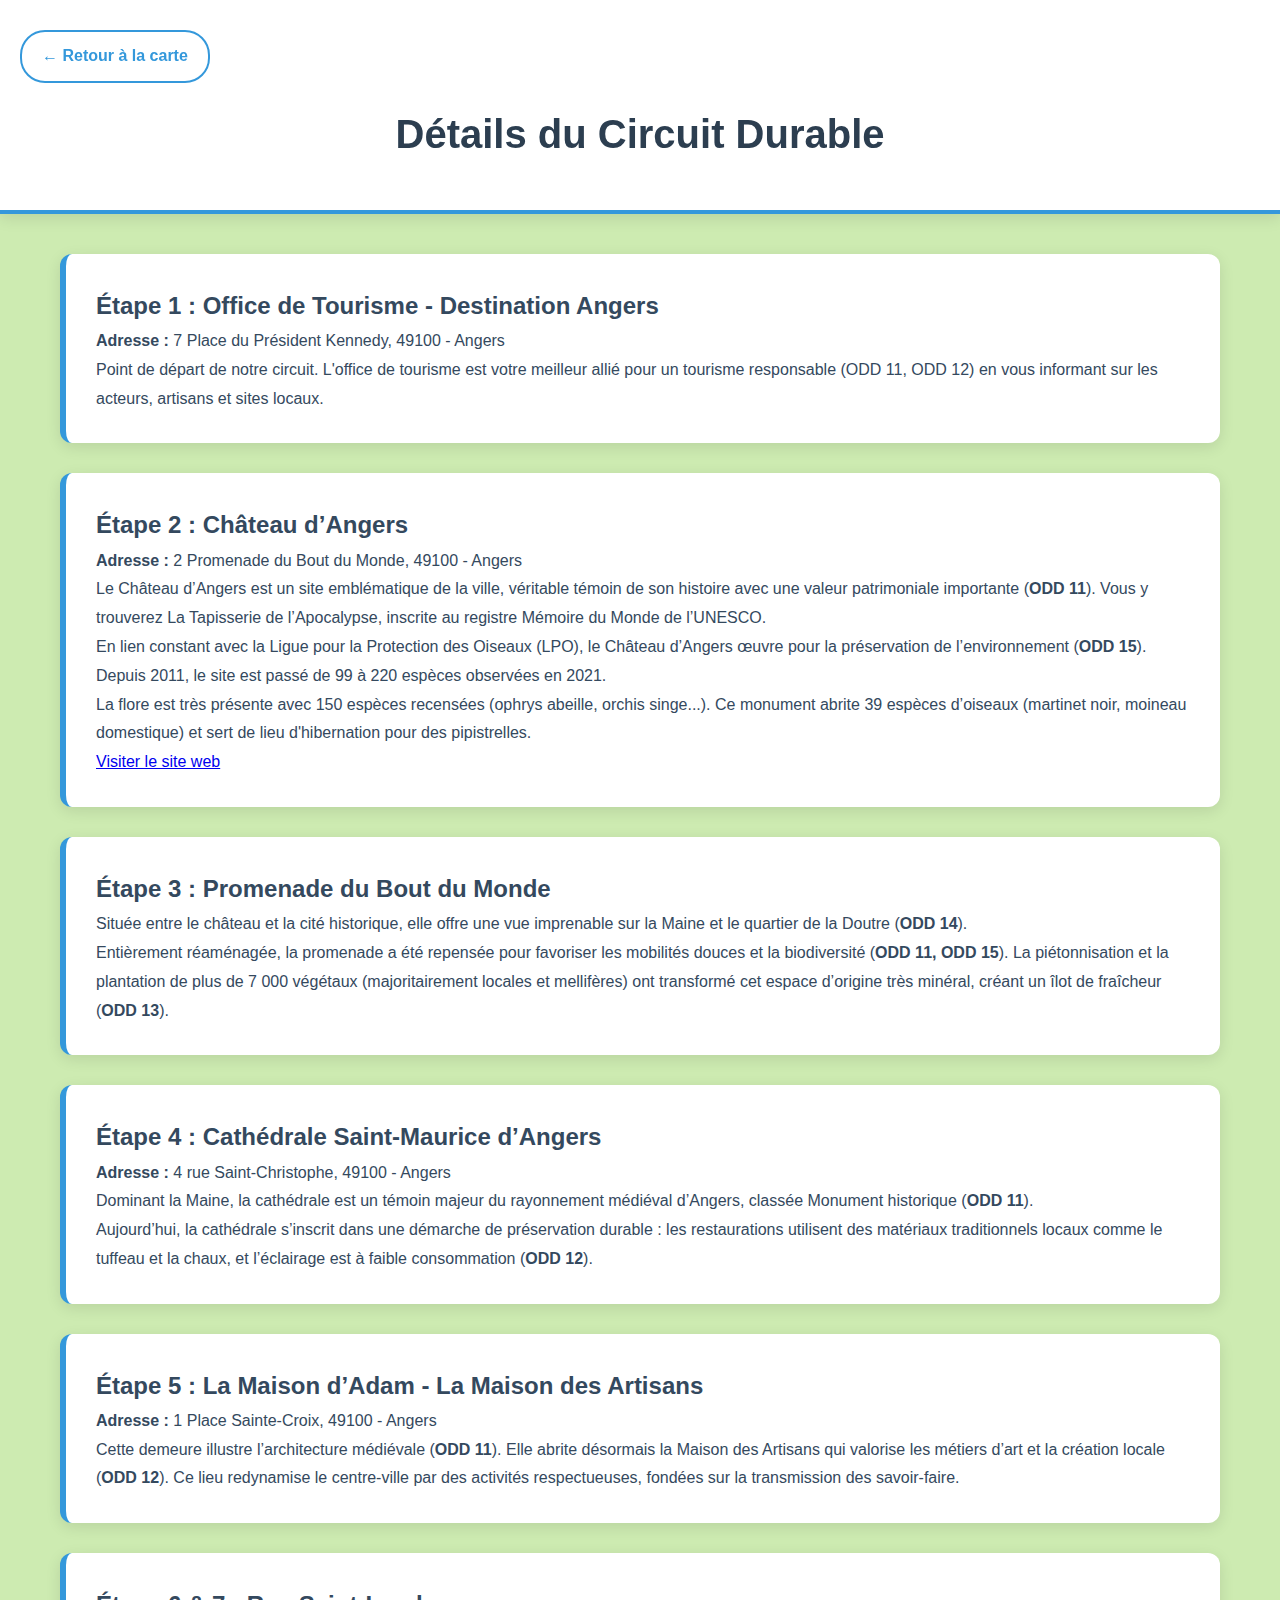
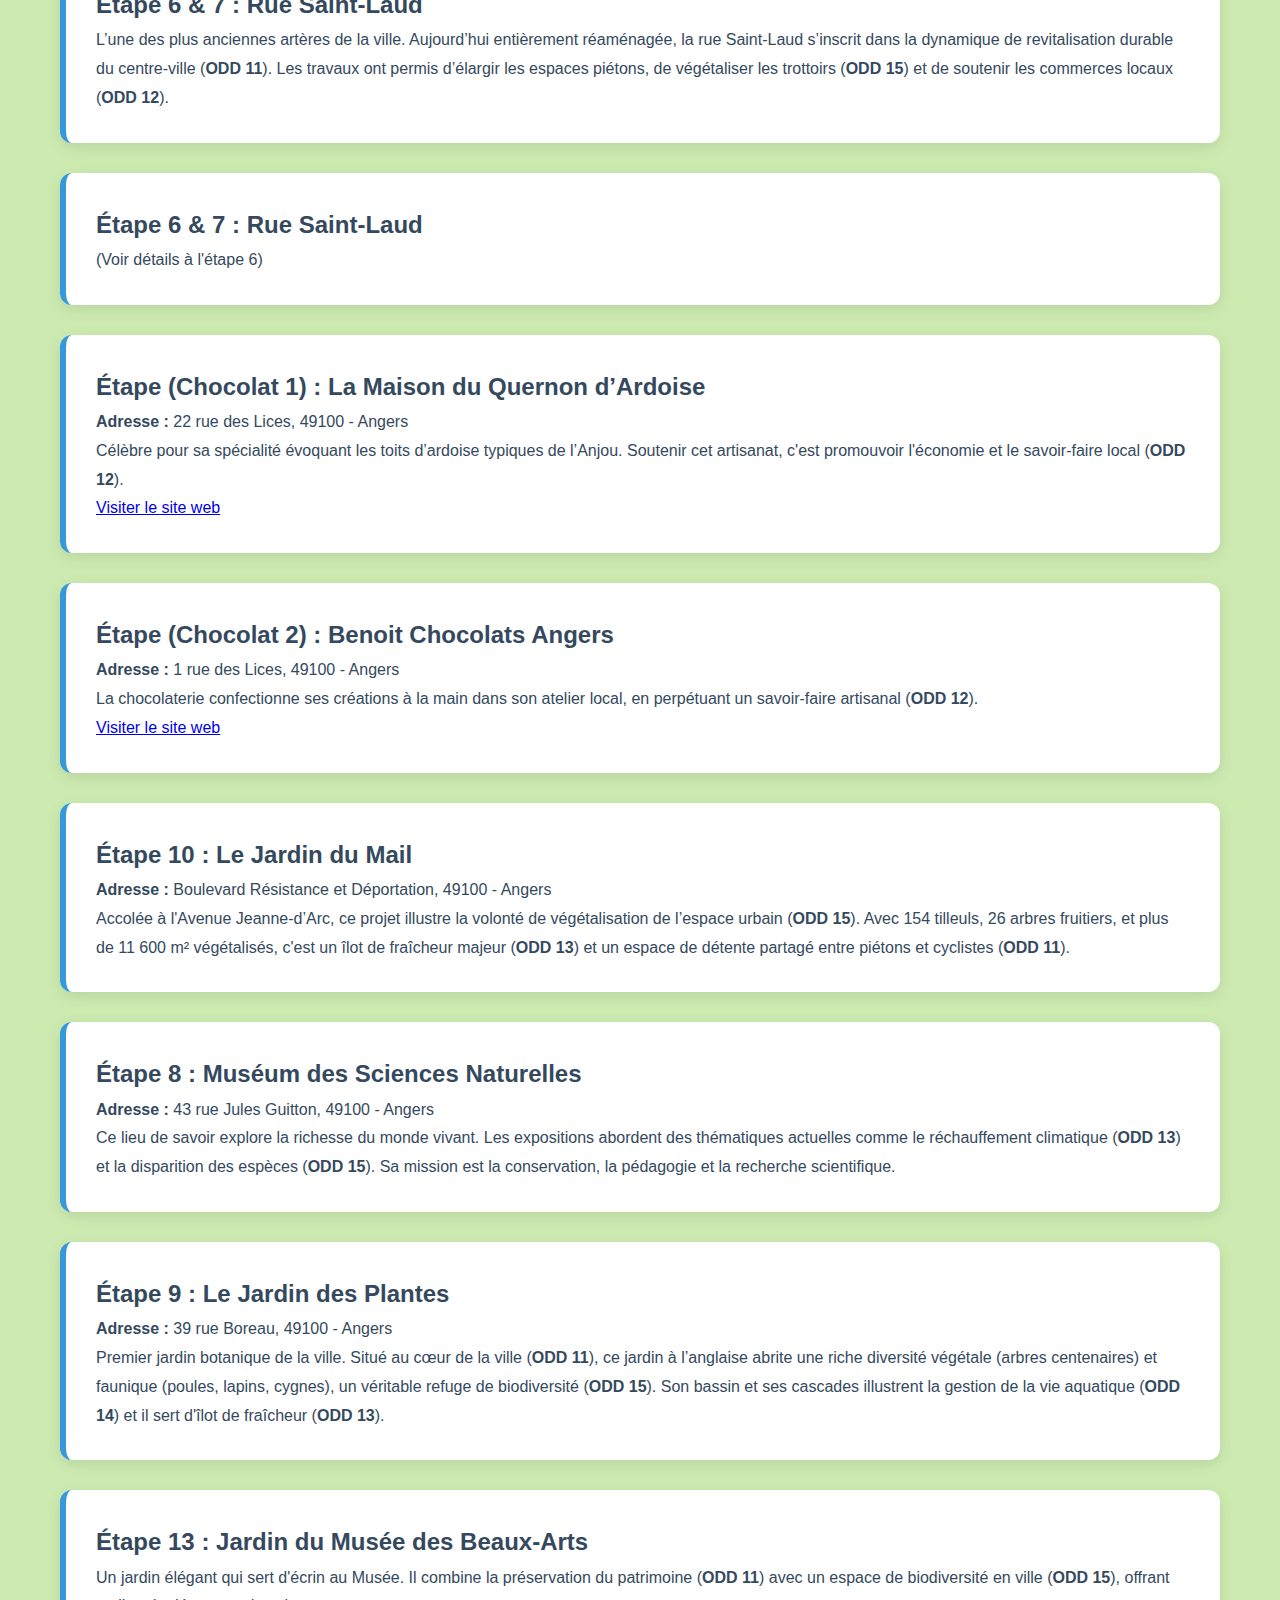
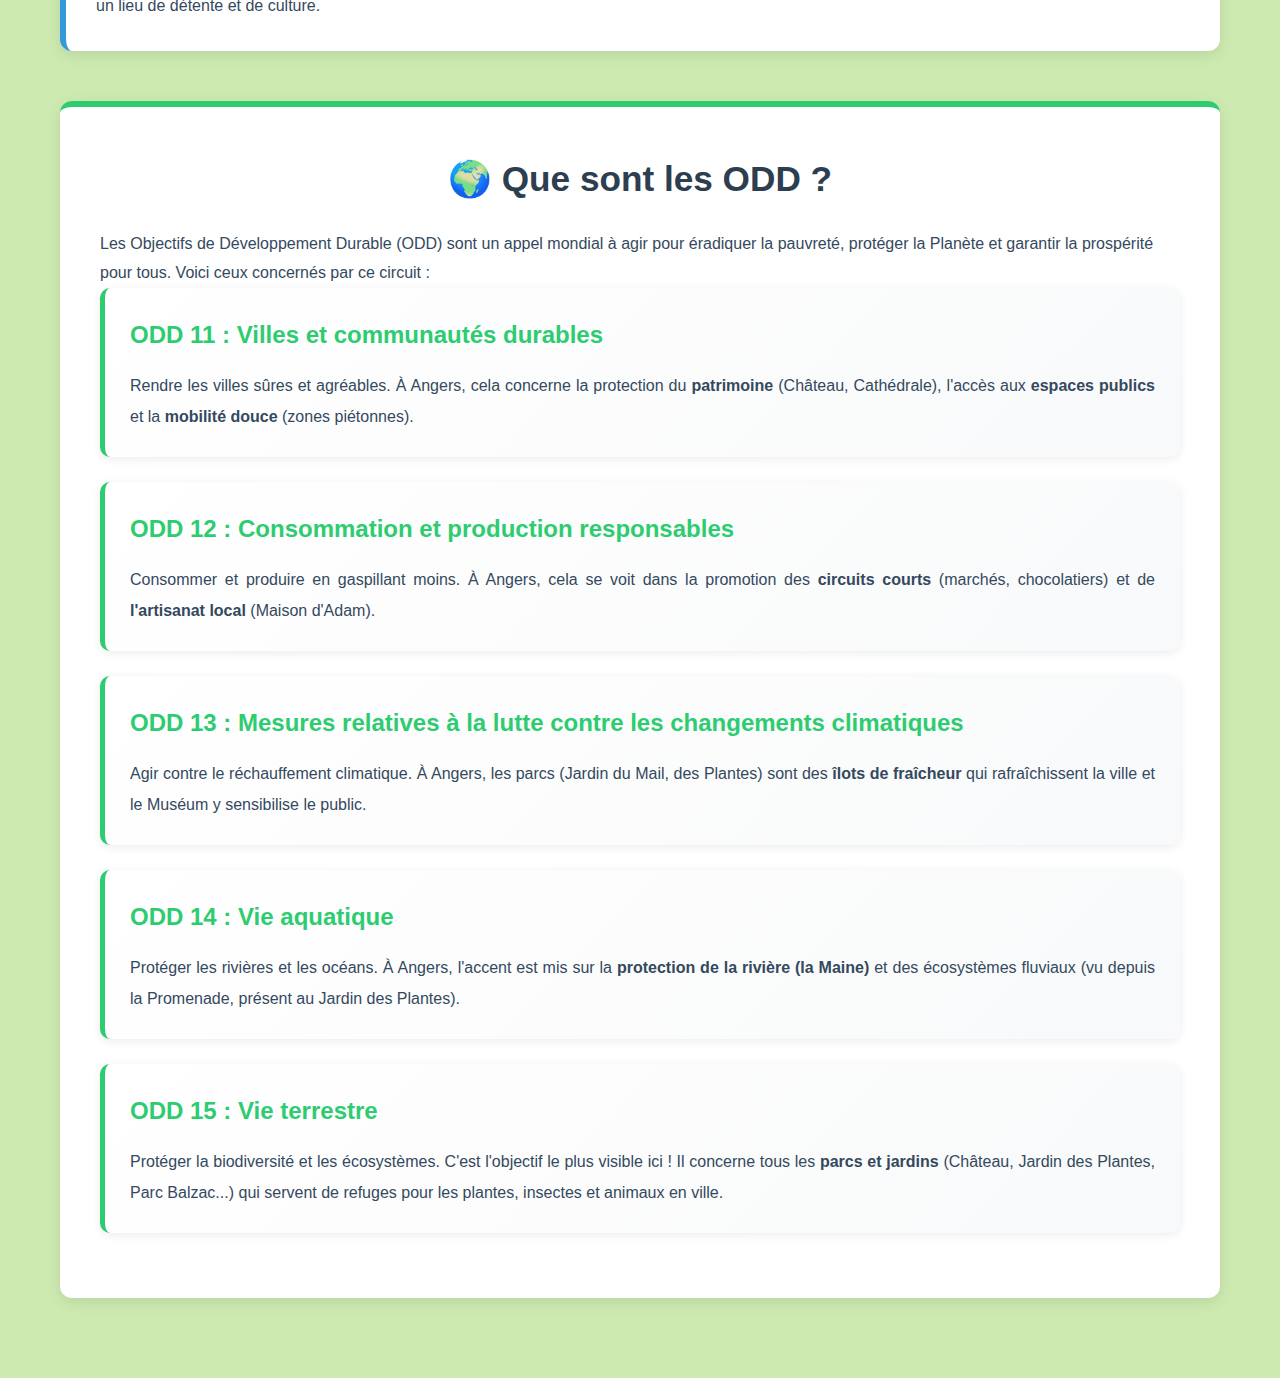
<file: Page odd et en savoirs plus.html>
<!DOCTYPE html>
<html lang="fr">
<head>
    <meta charset="UTF-8">
    <meta name="viewport" content="width=device-width, initial-scale=1.0">
    <title>Détails du Circuit - Angers Durable</title>
    <link rel="stylesheet" href="style-details.css">
</head>
<body>

    <header>
        <a href="map.html" class="back-link">&larr; Retour à la carte</a>
        <h1>Détails du Circuit Durable</h1>
    </header>

    <main>
        <article class="step-content" id="etape-1">
            <h2>Étape 1 : Office de Tourisme - Destination Angers</h2>
            <p><strong>Adresse :</strong> 7 Place du Président Kennedy, 49100 - Angers</p>
            <p>Point de départ de notre circuit. L'office de tourisme est votre meilleur allié pour un tourisme responsable (ODD 11, ODD 12) en vous informant sur les acteurs, artisans et sites locaux.</p>
        </article>

        <article class="step-content" id="etape-2">
            <h2>Étape 2 : Château d’Angers</h2>
            <p><strong>Adresse :</strong> 2 Promenade du Bout du Monde, 49100 - Angers</p>
            <p>Le Château d’Angers est un site emblématique de la ville, véritable témoin de son histoire avec une valeur patrimoniale importante (<strong>ODD 11</strong>). Vous y trouverez La Tapisserie de l’Apocalypse, inscrite au registre Mémoire du Monde de l’UNESCO.</p>
            <p>En lien constant avec la Ligue pour la Protection des Oiseaux (LPO), le Château d’Angers œuvre pour la préservation de l’environnement (<strong>ODD 15</strong>). Depuis 2011, le site est passé de 99 à 220 espèces observées en 2021.</p>
            <p>La flore est très présente avec 150 espèces recensées (ophrys abeille, orchis singe...). Ce monument abrite 39 espèces d’oiseaux (martinet noir, moineau domestique) et sert de lieu d'hibernation pour des pipistrelles.</p>
            <a href="https://www.chateau-angers.fr" target="_blank" class="qr-link">Visiter le site web</a>
        </article>

        <article class="step-content" id="etape-3">
            <h2>Étape 3 : Promenade du Bout du Monde</h2>
            <p>Située entre le château et la cité historique, elle offre une vue imprenable sur la Maine et le quartier de la Doutre (<strong>ODD 14</strong>).</p>
            <p>Entièrement réaménagée, la promenade a été repensée pour favoriser les mobilités douces et la biodiversité (<strong>ODD 11, ODD 15</strong>). La piétonnisation et la plantation de plus de 7 000 végétaux (majoritairement locales et mellifères) ont transformé cet espace d’origine très minéral, créant un îlot de fraîcheur (<strong>ODD 13</strong>).</p>
        </article>

        <article class="step-content" id="etape-4">
            <h2>Étape 4 : Cathédrale Saint-Maurice d’Angers</h2>
            <p><strong>Adresse :</strong> 4 rue Saint-Christophe, 49100 - Angers</p>
            <p>Dominant la Maine, la cathédrale est un témoin majeur du rayonnement médiéval d’Angers, classée Monument historique (<strong>ODD 11</strong>).</p>
            <p>Aujourd’hui, la cathédrale s’inscrit dans une démarche de préservation durable : les restaurations utilisent des matériaux traditionnels locaux comme le tuffeau et la chaux, et l’éclairage est à faible consommation (<strong>ODD 12</strong>).</p>
        </article>
        
        <article class="step-content" id="etape-5">
            <h2>Étape 5 : La Maison d’Adam - La Maison des Artisans</h2>
            <p><strong>Adresse :</strong> 1 Place Sainte-Croix, 49100 - Angers</p>
            <p>Cette demeure illustre l’architecture médiévale (<strong>ODD 11</strong>). Elle abrite désormais la Maison des Artisans qui valorise les métiers d’art et la création locale (<strong>ODD 12</strong>). Ce lieu redynamise le centre-ville par des activités respectueuses, fondées sur la transmission des savoir-faire.</p>
        </article>

        <article class="step-content" id="etape-6">
            <h2>Étape 6 & 7 : Rue Saint-Laud</h2>
            <p>L’une des plus anciennes artères de la ville. Aujourd’hui entièrement réaménagée, la rue Saint-Laud s’inscrit dans la dynamique de revitalisation durable du centre-ville (<strong>ODD 11</strong>). Les travaux ont permis d’élargir les espaces piétons, de végétaliser les trottoirs (<strong>ODD 15</strong>) et de soutenir les commerces locaux (<strong>ODD 12</strong>).</p>
        </article>
        <article class="step-content" id="etape-7">
             <h2>Étape 6 & 7 : Rue Saint-Laud</h2>
             <p>(Voir détails à l'étape 6)</p>
        </article>

        <article class="step-content" id="etape-12">
            <h2>Étape (Chocolat 1) : La Maison du Quernon d’Ardoise</h2>
            <p><strong>Adresse :</strong> 22 rue des Lices, 49100 - Angers</p>
            <p>Célèbre pour sa spécialité évoquant les toits d’ardoise typiques de l’Anjou. Soutenir cet artisanat, c'est promouvoir l'économie et le savoir-faire local (<strong>ODD 12</strong>).</p>
            <a href="https://quernon.fr" target="_blank" class="qr-link">Visiter le site web</a>
        </article>
        
        <article class="step-content" id="etape-11">
            <h2>Étape (Chocolat 2) : Benoit Chocolats Angers</h2>
            <p><strong>Adresse :</strong> 1 rue des Lices, 49100 - Angers</p>
            <p>La chocolaterie confectionne ses créations à la main dans son atelier local, en perpétuant un savoir-faire artisanal (<strong>ODD 12</strong>).</p>
            <a href="https://benoitchocolats.com/fr" target="_blank" class="qr-link">Visiter le site web</a>
        </article>
        
        <article class="step-content" id="etape-10">
            <h2>Étape 10 : Le Jardin du Mail</h2>
            <p><strong>Adresse :</strong> Boulevard Résistance et Déportation, 49100 - Angers</p>
            <p>Accolée à l'Avenue Jeanne-d’Arc, ce projet illustre la volonté de végétalisation de l’espace urbain (<strong>ODD 15</strong>). Avec 154 tilleuls, 26 arbres fruitiers, et plus de 11 600 m² végétalisés, c'est un îlot de fraîcheur majeur (<strong>ODD 13</strong>) et un espace de détente partagé entre piétons et cyclistes (<strong>ODD 11</strong>).</p>
        </article>

        <article class="step-content" id="etape-8">
            <h2>Étape 8 : Muséum des Sciences Naturelles</h2>
            <p><strong>Adresse :</strong> 43 rue Jules Guitton, 49100 - Angers</p>
            <p>Ce lieu de savoir explore la richesse du monde vivant. Les expositions abordent des thématiques actuelles comme le réchauffement climatique (<strong>ODD 13</strong>) et la disparition des espèces (<strong>ODD 15</strong>). Sa mission est la conservation, la pédagogie et la recherche scientifique.</p>
        </article>
        
        <article class="step-content" id="etape-9">
            <h2>Étape 9 : Le Jardin des Plantes</h2>
            <p><strong>Adresse :</strong> 39 rue Boreau, 49100 - Angers</p>
            <p>Premier jardin botanique de la ville. Situé au cœur de la ville (<strong>ODD 11</strong>), ce jardin à l’anglaise abrite une riche diversité végétale (arbres centenaires) et faunique (poules, lapins, cygnes), un véritable refuge de biodiversité (<strong>ODD 15</strong>). Son bassin et ses cascades illustrent la gestion de la vie aquatique (<strong>ODD 14</strong>) et il sert d'îlot de fraîcheur (<strong>ODD 13</strong>).</p>
        </article>

        <article class="step-content" id="etape-13">
            <h2>Étape 13 : Jardin du Musée des Beaux-Arts</h2>
            <p>Un jardin élégant qui sert d'écrin au Musée. Il combine la préservation du patrimoine (<strong>ODD 11</strong>) avec un espace de biodiversité en ville (<strong>ODD 15</strong>), offrant un lieu de détente et de culture.</p>
        </article>


        <section class="odd-definition-box" id="odd-definitions">
            <h2>🌍 Que sont les ODD ?</h2>
            <p>Les Objectifs de Développement Durable (ODD) sont un appel mondial à agir pour éradiquer la pauvreté, protéger la Planète et garantir la prospérité pour tous. Voici ceux concernés par ce circuit :</p>
            
            <div class="odd-item">
                <h3>ODD 11 : Villes et communautés durables</h3>
                <p>Rendre les villes sûres et agréables. À Angers, cela concerne la protection du <strong>patrimoine</strong> (Château, Cathédrale), l'accès aux <strong>espaces publics</strong> et la <strong>mobilité douce</strong> (zones piétonnes).</p>
            </div>
            
            <div class="odd-item">
                <h3>ODD 12 : Consommation et production responsables</h3>
                <p>Consommer et produire en gaspillant moins. À Angers, cela se voit dans la promotion des <strong>circuits courts</strong> (marchés, chocolatiers) et de <strong>l'artisanat local</strong> (Maison d'Adam).</p>
            </div>

            <div class="odd-item">
                <h3>ODD 13 : Mesures relatives à la lutte contre les changements climatiques</h3>
                <p>Agir contre le réchauffement climatique. À Angers, les parcs (Jardin du Mail, des Plantes) sont des <strong>îlots de fraîcheur</strong> qui rafraîchissent la ville et le Muséum y sensibilise le public.</p>
            </div>

            <div class="odd-item">
                <h3>ODD 14 : Vie aquatique</h3>
                <p>Protéger les rivières et les océans. À Angers, l'accent est mis sur la <strong>protection de la rivière (la Maine)</strong> et des écosystèmes fluviaux (vu depuis la Promenade, présent au Jardin des Plantes).</p>
            </div>

            <div class="odd-item">
                <h3>ODD 15 : Vie terrestre</h3>
                <p>Protéger la biodiversité et les écosystèmes. C'est l'objectif le plus visible ici ! Il concerne tous les <strong>parcs et jardins</strong> (Château, Jardin des Plantes, Parc Balzac...) qui servent de refuges pour les plantes, insectes et animaux en ville.</p>
            </div>
        </section>

    </main>

    <script>
        document.addEventListener('DOMContentLoaded', () => {
            const hash = window.location.hash; // Récupère #etape-X ou #odd-definitions
            if (hash) {
                // On utilise setTimeout pour s'assurer que la page est bien dessinée
                setTimeout(() => {
                    const targetElement = document.querySelector(hash);
                    if (targetElement) {
                        targetElement.scrollIntoView({ behavior: 'smooth', block: 'start' });
                        // Ajoute une classe pour un effet visuel
                        targetElement.classList.add('highlight');
                    }
                }, 100);
            }
        });
    </script>

</body>
</html>
</file>
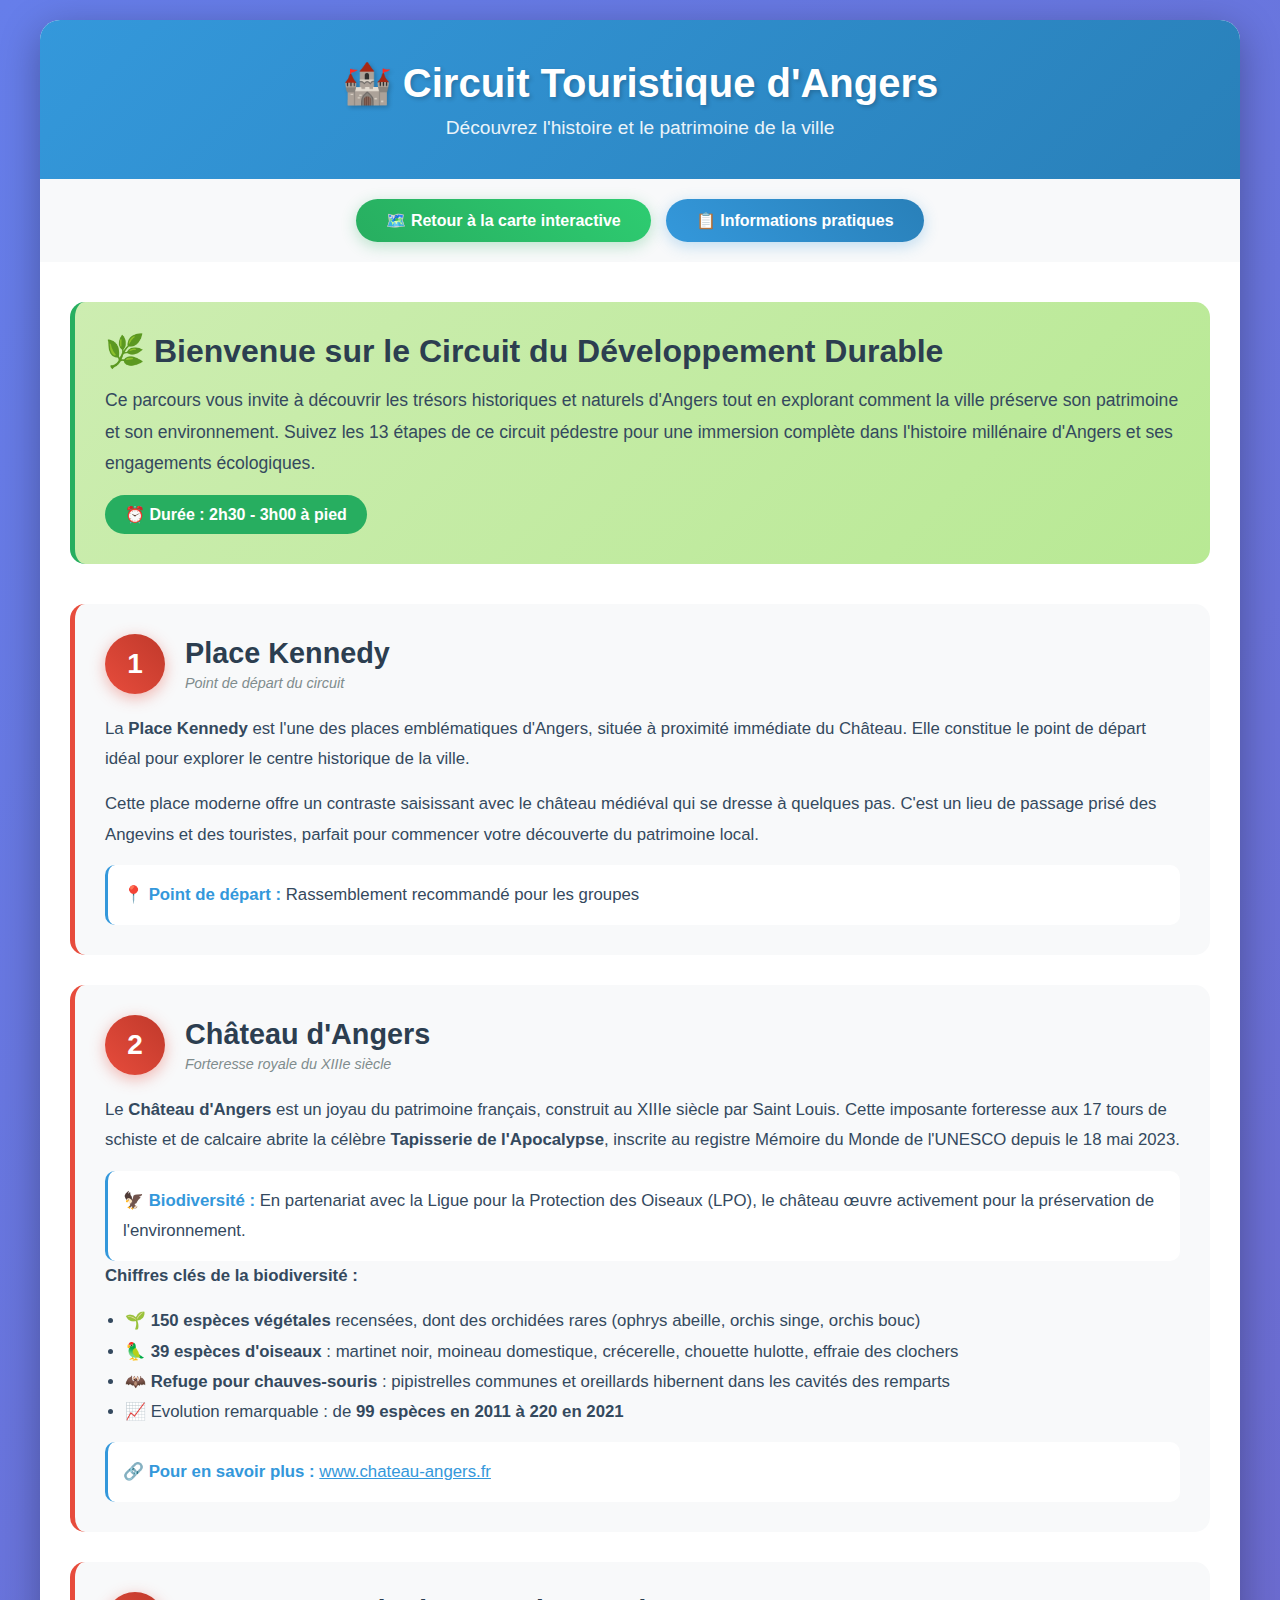
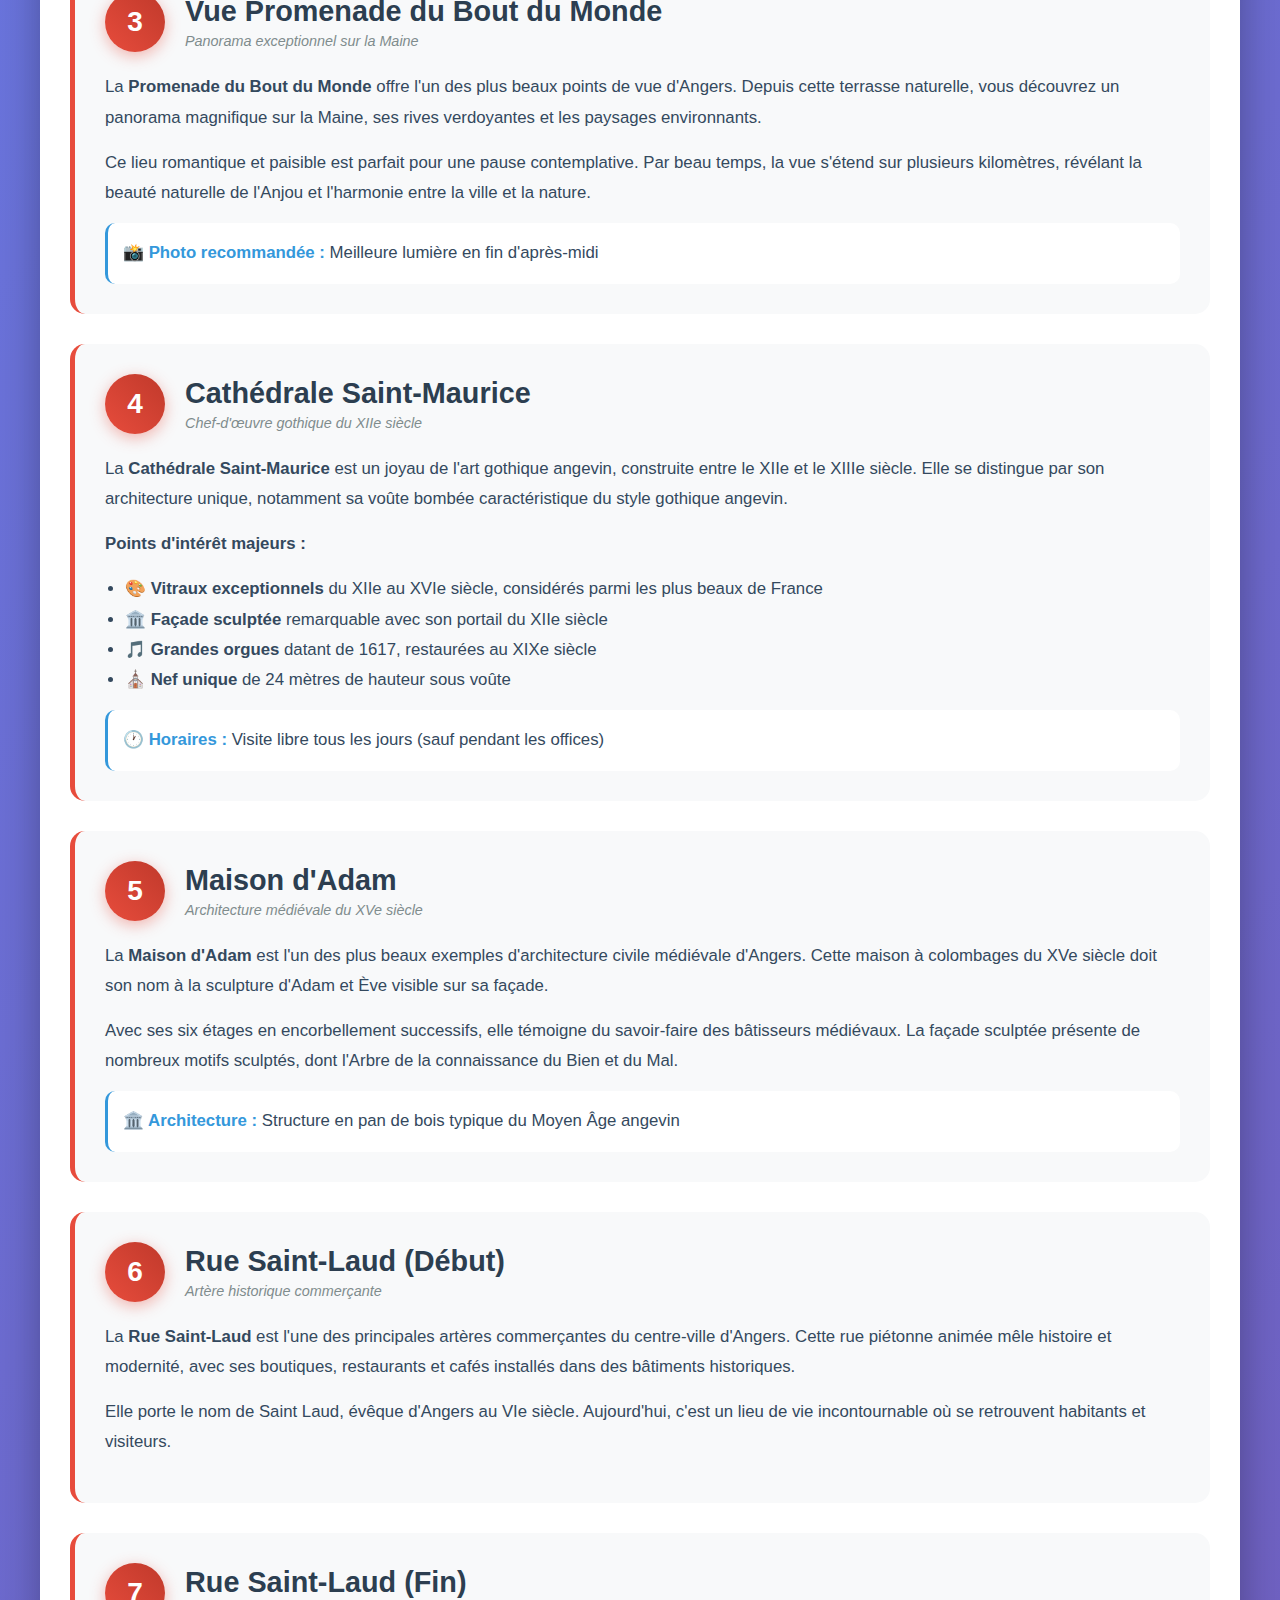
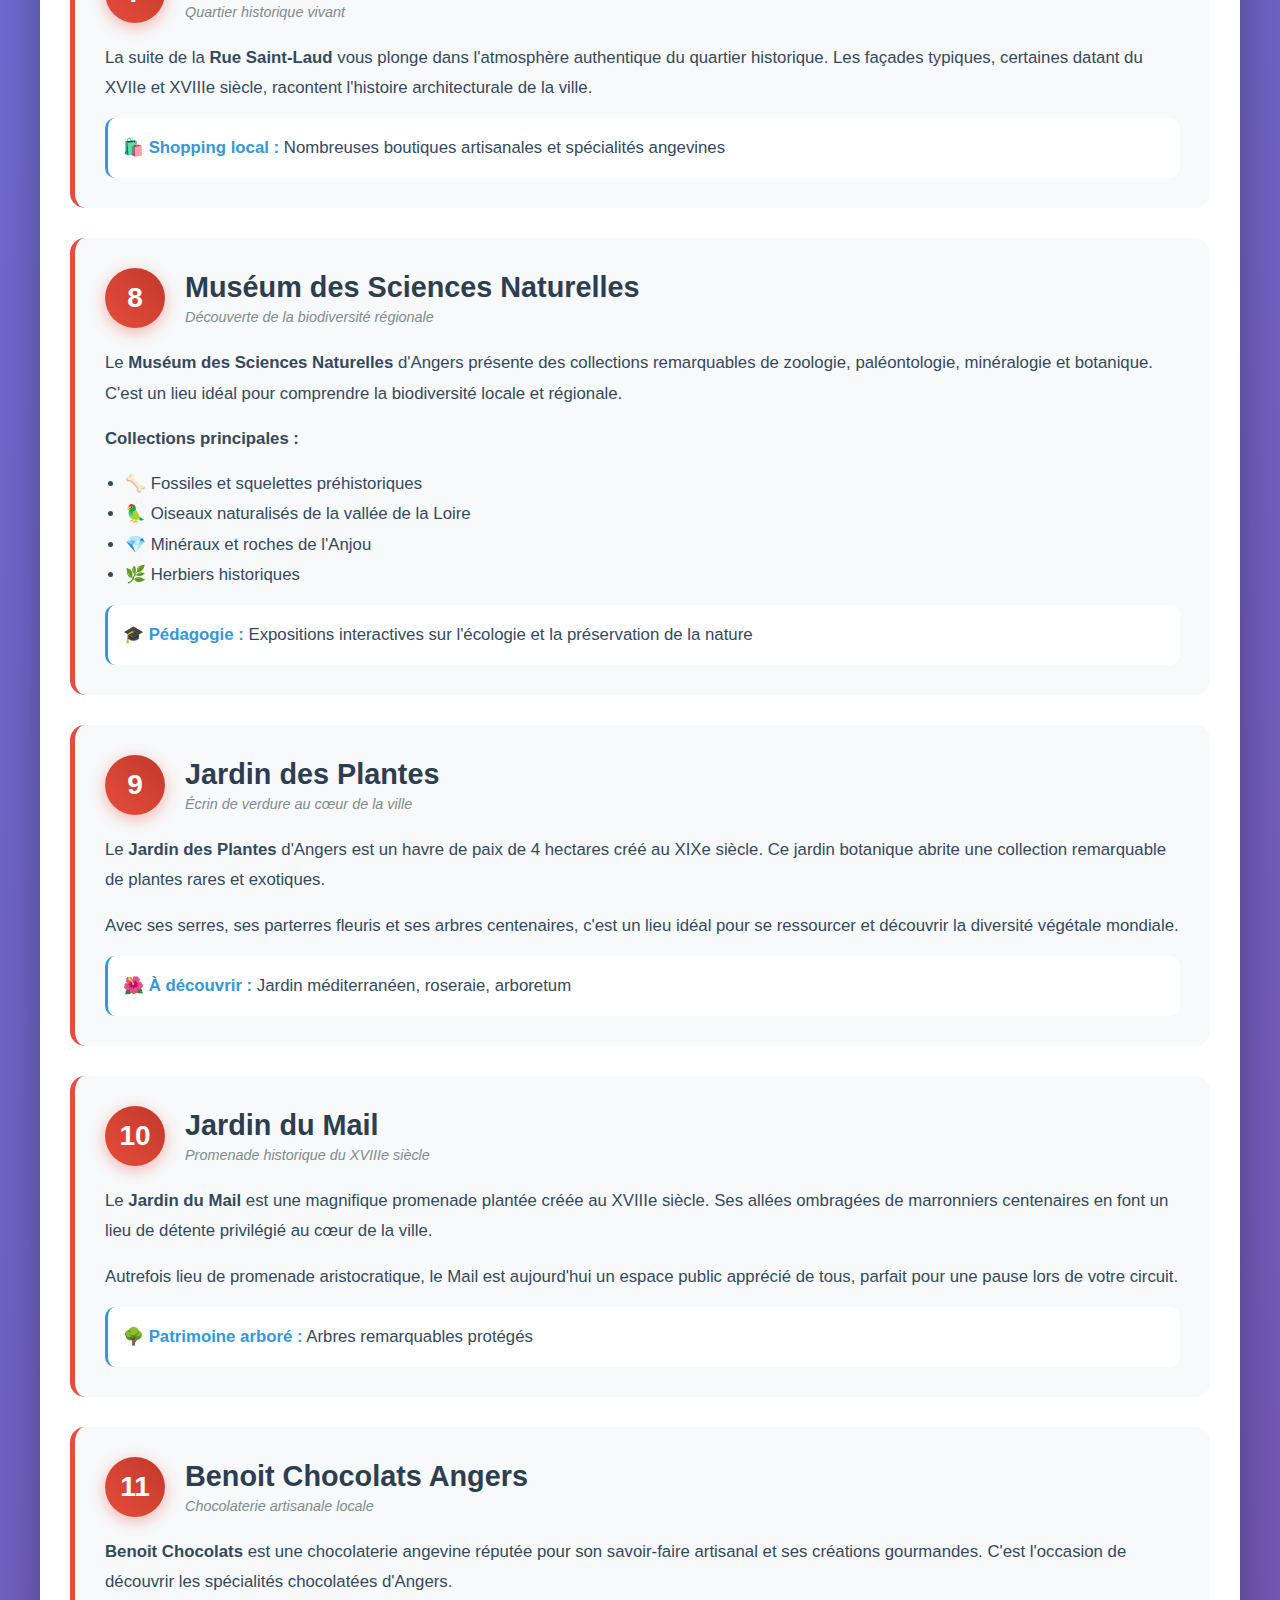
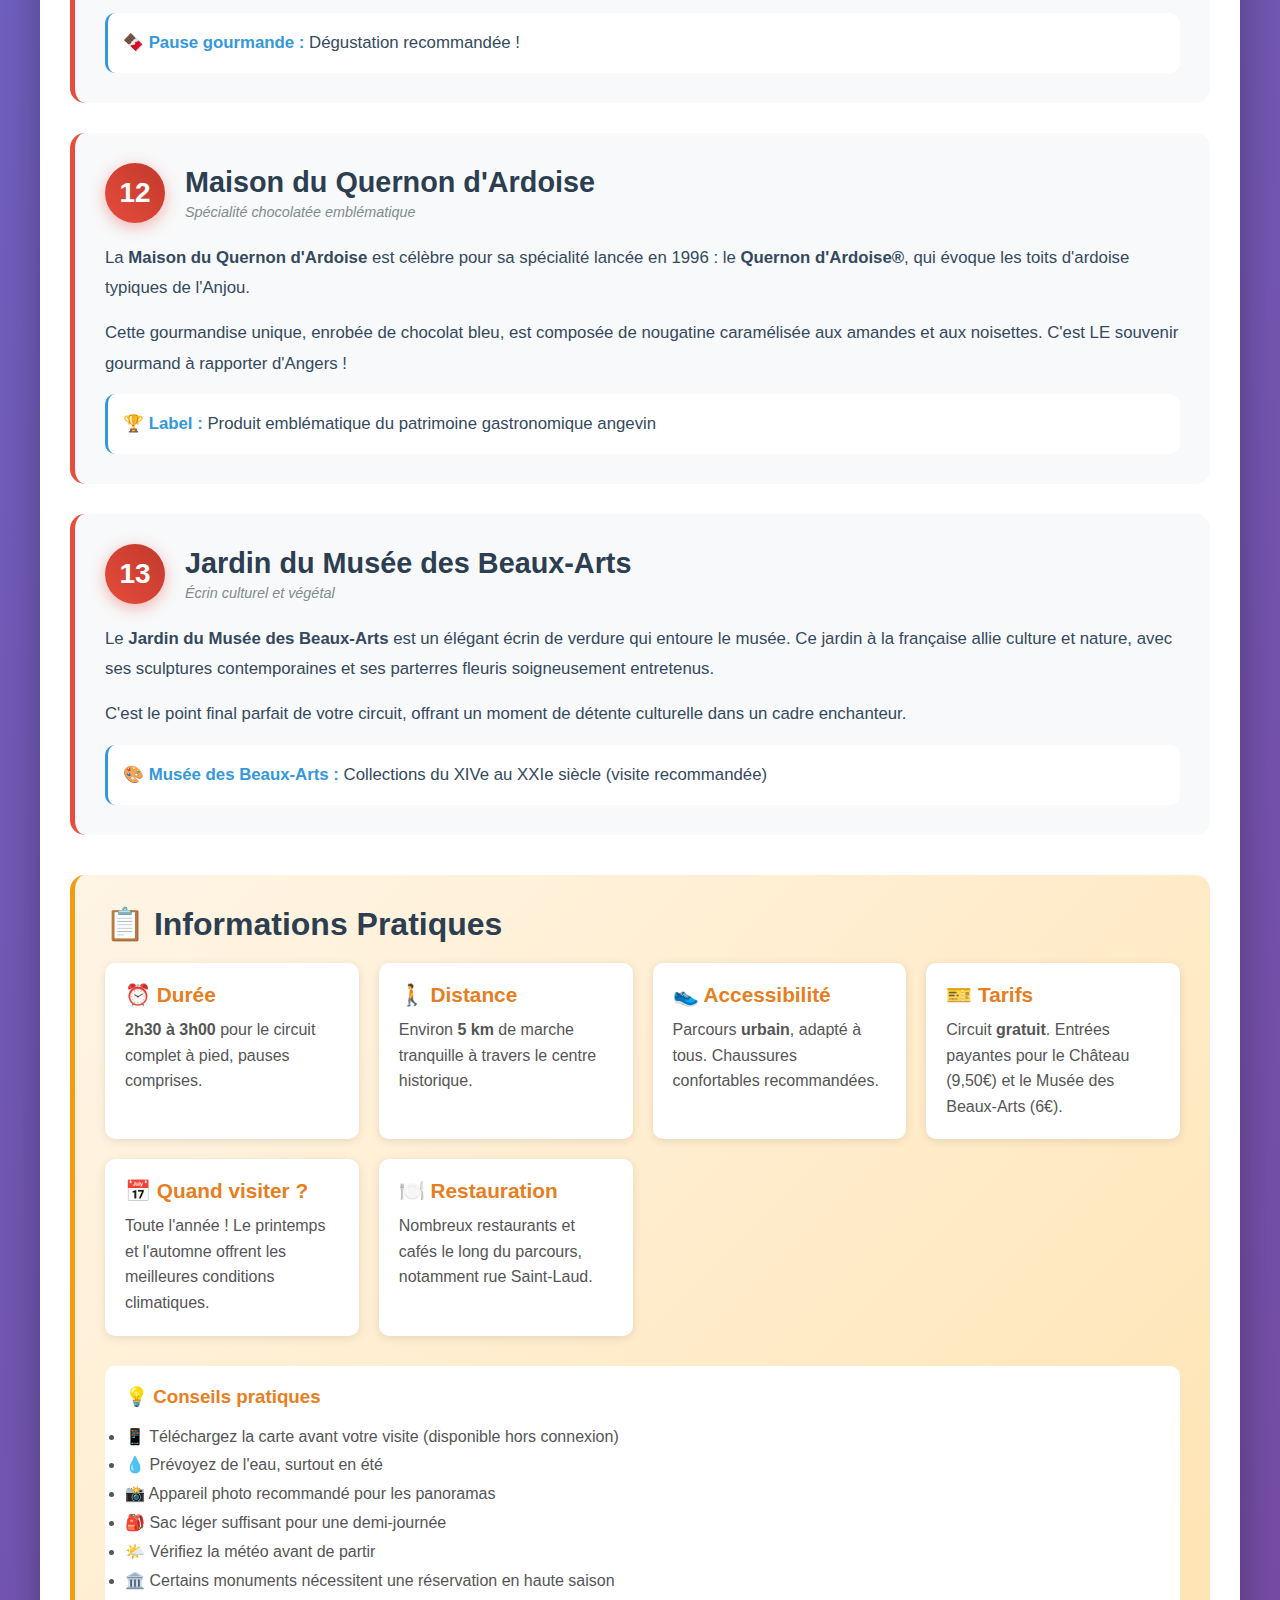
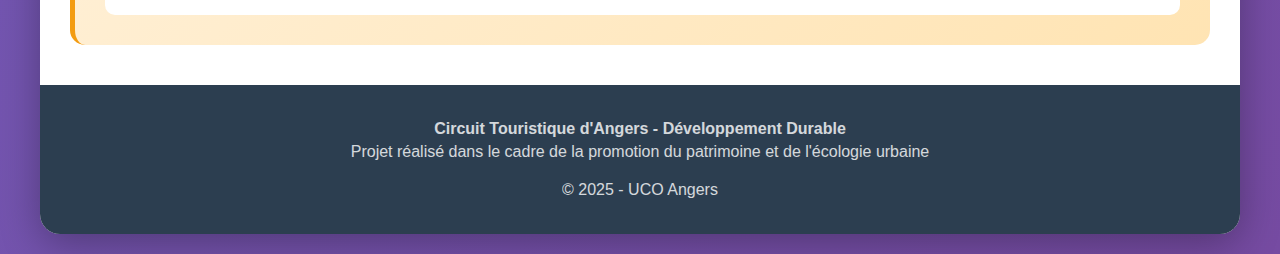
<file: étape.html>
<!DOCTYPE html>
<html lang="fr">
<head>
  <meta charset="UTF-8">
  <meta name="viewport" content="width=device-width, initial-scale=1.0">
  <title>Informations - Circuit Touristique d'Angers</title>
  <style>
    /* ========================================
       STYLES DE LA PAGE INFO
       ======================================== */
    * {
      margin: 0;
      padding: 0;
      box-sizing: border-box;
    }

    body {
      font-family: 'Roboto', Arial, sans-serif;
      background: linear-gradient(135deg, #667eea 0%, #764ba2 100%);
      min-height: 100vh;
      padding: 20px;
    }

    .container {
      max-width: 1200px;
      margin: 0 auto;
      background: white;
      border-radius: 20px;
      overflow: hidden;
      box-shadow: 0 10px 40px rgba(0,0,0,0.3);
    }

    /* Header */
    .header {
      background: linear-gradient(135deg, #3498db 0%, #2980b9 100%);
      color: white;
      padding: 40px 30px;
      text-align: center;
    }

    .header h1 {
      font-size: 2.5em;
      margin-bottom: 10px;
      text-shadow: 2px 2px 4px rgba(0,0,0,0.2);
    }

    .header p {
      font-size: 1.2em;
      opacity: 0.9;
    }

    /* Navigation */
    .nav-buttons {
      display: flex;
      justify-content: center;
      gap: 15px;
      padding: 20px;
      background: #f8f9fa;
      flex-wrap: wrap;
    }

    .btn {
      background: linear-gradient(45deg, #3498db, #2980b9);
      color: white;
      border: none;
      padding: 12px 30px;
      border-radius: 25px;
      cursor: pointer;
      font-size: 16px;
      font-weight: bold;
      text-decoration: none;
      transition: all 0.3s ease;
      box-shadow: 0 4px 15px rgba(52,152,219,0.3);
      display: inline-block;
    }

    .btn:hover {
      transform: translateY(-2px);
      box-shadow: 0 6px 20px rgba(52,152,219,0.4);
    }

    .btn-back {
      background: linear-gradient(45deg, #27ae60, #2ecc71);
      box-shadow: 0 4px 15px rgba(39,174,96,0.3);
    }

    /* Content */
    .content {
      padding: 40px 30px;
    }

    .intro {
      background: linear-gradient(135deg, #cdedb1 0%, #b8e994 100%);
      padding: 30px;
      border-radius: 15px;
      margin-bottom: 40px;
      border-left: 5px solid #27ae60;
    }

    .intro h2 {
      color: #2c3e50;
      font-size: 2em;
      margin-bottom: 15px;
    }

    .intro p {
      color: #34495e;
      line-height: 1.8;
      font-size: 1.1em;
    }

    .duration-badge {
      display: inline-block;
      background: #27ae60;
      color: white;
      padding: 10px 20px;
      border-radius: 20px;
      font-weight: bold;
      margin-top: 15px;
    }

    /* Étapes */
    .etape {
      background: #f8f9fa;
      border-radius: 15px;
      padding: 30px;
      margin-bottom: 30px;
      border-left: 5px solid #e74c3c;
      transition: all 0.3s ease;
      scroll-margin-top: 20px;
    }

    .etape:hover {
      transform: translateX(5px);
      box-shadow: 0 5px 20px rgba(0,0,0,0.1);
    }

    .etape:target {
      animation: highlight 2s ease;
    }

    @keyframes highlight {
      0%, 100% { background: #f8f9fa; }
      50% { background: #fff3cd; }
    }

    .etape-header {
      display: flex;
      align-items: center;
      gap: 20px;
      margin-bottom: 20px;
    }

    .etape-number {
      background: linear-gradient(45deg, #e74c3c, #c0392b);
      color: white;
      width: 60px;
      height: 60px;
      border-radius: 50%;
      display: flex;
      align-items: center;
      justify-content: center;
      font-size: 28px;
      font-weight: bold;
      box-shadow: 0 4px 15px rgba(231,76,60,0.4);
      flex-shrink: 0;
    }

    .etape-title {
      flex: 1;
    }

    .etape-title h3 {
      color: #2c3e50;
      font-size: 1.8em;
      margin-bottom: 5px;
    }

    .etape-subtitle {
      color: #7f8c8d;
      font-size: 0.9em;
      font-style: italic;
    }

    .etape-content {
      color: #34495e;
      line-height: 1.8;
      font-size: 1.05em;
    }

    .etape-content p {
      margin-bottom: 15px;
    }

    .etape-highlight {
      background: white;
      padding: 15px;
      border-radius: 10px;
      margin-top: 15px;
      border-left: 3px solid #3498db;
    }

    .etape-highlight strong {
      color: #3498db;
    }

    /* Informations pratiques */
    .info-pratiques {
      background: linear-gradient(135deg, #fff5e6 0%, #ffe4b3 100%);
      padding: 30px;
      border-radius: 15px;
      margin-top: 40px;
      border-left: 5px solid #f39c12;
    }

    .info-pratiques h2 {
      color: #2c3e50;
      font-size: 2em;
      margin-bottom: 20px;
    }

    .info-grid {
      display: grid;
      grid-template-columns: repeat(auto-fit, minmax(250px, 1fr));
      gap: 20px;
      margin-top: 20px;
    }

    .info-card {
      background: white;
      padding: 20px;
      border-radius: 10px;
      box-shadow: 0 2px 10px rgba(0,0,0,0.1);
    }

    .info-card h3 {
      color: #e67e22;
      margin-bottom: 10px;
      font-size: 1.3em;
    }

    .info-card p {
      color: #555;
      line-height: 1.6;
    }

    /* Footer */
    .footer {
      background: #2c3e50;
      color: white;
      text-align: center;
      padding: 30px;
    }

    .footer p {
      margin: 5px 0;
      opacity: 0.8;
    }

    /* Responsive */
    @media (max-width: 768px) {
      .header h1 {
        font-size: 1.8em;
      }

      .header p {
        font-size: 1em;
      }

      .content {
        padding: 20px 15px;
      }

      .etape {
        padding: 20px 15px;
      }

      .etape-header {
        flex-direction: column;
        text-align: center;
      }

      .etape-number {
        width: 50px;
        height: 50px;
        font-size: 24px;
      }

      .etape-title h3 {
        font-size: 1.4em;
      }

      .nav-buttons {
        flex-direction: column;
        padding: 15px;
      }

      .btn {
        width: 100%;
      }
    }
  </style>
</head>
<body>
  <div class="container">
    <!-- Header -->
    <div class="header">
      <h1>🏰 Circuit Touristique d'Angers</h1>
      <p>Découvrez l'histoire et le patrimoine de la ville</p>
    </div>

    <!-- Navigation -->
    <div class="nav-buttons">
      <a href="index.html" class="btn btn-back">🗺️ Retour à la carte interactive</a>
      <a href="#infos-pratiques" class="btn">📋 Informations pratiques</a>
    </div>

    <!-- Content -->
    <div class="content">
      <!-- Introduction -->
      <div class="intro">
        <h2>🌿 Bienvenue sur le Circuit du Développement Durable</h2>
        <p>
          Ce parcours vous invite à découvrir les trésors historiques et naturels d'Angers 
          tout en explorant comment la ville préserve son patrimoine et son environnement. 
          Suivez les 13 étapes de ce circuit pédestre pour une immersion complète dans 
          l'histoire millénaire d'Angers et ses engagements écologiques.
        </p>
        <div class="duration-badge">⏰ Durée : 2h30 - 3h00 à pied</div>
      </div>

      <!-- Étape 1 -->
      <div class="etape" id="etape-1">
        <div class="etape-header">
          <div class="etape-number">1</div>
          <div class="etape-title">
            <h3>Place Kennedy</h3>
            <p class="etape-subtitle">Point de départ du circuit</p>
          </div>
        </div>
        <div class="etape-content">
          <p>
            La <strong>Place Kennedy</strong> est l'une des places emblématiques d'Angers, 
            située à proximité immédiate du Château. Elle constitue le point de départ idéal 
            pour explorer le centre historique de la ville.
          </p>
          <p>
            Cette place moderne offre un contraste saisissant avec le château médiéval qui 
            se dresse à quelques pas. C'est un lieu de passage prisé des Angevins et des 
            touristes, parfait pour commencer votre découverte du patrimoine local.
          </p>
          <div class="etape-highlight">
            <strong>📍 Point de départ :</strong> Rassemblement recommandé pour les groupes
          </div>
        </div>
      </div>

      <!-- Étape 2 -->
      <div class="etape" id="etape-2">
        <div class="etape-header">
          <div class="etape-number">2</div>
          <div class="etape-title">
            <h3>Château d'Angers</h3>
            <p class="etape-subtitle">Forteresse royale du XIIIe siècle</p>
          </div>
        </div>
        <div class="etape-content">
          <p>
            Le <strong>Château d'Angers</strong> est un joyau du patrimoine français, construit 
            au XIIIe siècle par Saint Louis. Cette imposante forteresse aux 17 tours de schiste 
            et de calcaire abrite la célèbre <strong>Tapisserie de l'Apocalypse</strong>, inscrite 
            au registre Mémoire du Monde de l'UNESCO depuis le 18 mai 2023.
          </p>
          <div class="etape-highlight">
            <strong>🦅 Biodiversité :</strong> En partenariat avec la Ligue pour la Protection 
            des Oiseaux (LPO), le château œuvre activement pour la préservation de l'environnement.
          </div>
          <p>
            <strong>Chiffres clés de la biodiversité :</strong>
          </p>
          <ul style="margin-left: 20px; line-height: 1.8;">
            <li>🌱 <strong>150 espèces végétales</strong> recensées, dont des orchidées rares 
            (ophrys abeille, orchis singe, orchis bouc)</li>
            <li>🦜 <strong>39 espèces d'oiseaux</strong> : martinet noir, moineau domestique, 
            crécerelle, chouette hulotte, effraie des clochers</li>
            <li>🦇 <strong>Refuge pour chauves-souris</strong> : pipistrelles communes et 
            oreillards hibernent dans les cavités des remparts</li>
            <li>📈 Evolution remarquable : de <strong>99 espèces en 2011 à 220 en 2021</strong></li>
          </ul>
          <div class="etape-highlight">
            <strong>🔗 Pour en savoir plus :</strong> 
            <a href="https://www.chateau-angers.fr" target="_blank" style="color: #3498db;">
              www.chateau-angers.fr
            </a>
          </div>
        </div>
      </div>

      <!-- Étape 3 -->
      <div class="etape" id="etape-3">
        <div class="etape-header">
          <div class="etape-number">3</div>
          <div class="etape-title">
            <h3>Vue Promenade du Bout du Monde</h3>
            <p class="etape-subtitle">Panorama exceptionnel sur la Maine</p>
          </div>
        </div>
        <div class="etape-content">
          <p>
            La <strong>Promenade du Bout du Monde</strong> offre l'un des plus beaux points de 
            vue d'Angers. Depuis cette terrasse naturelle, vous découvrez un panorama magnifique 
            sur la Maine, ses rives verdoyantes et les paysages environnants.
          </p>
          <p>
            Ce lieu romantique et paisible est parfait pour une pause contemplative. Par beau 
            temps, la vue s'étend sur plusieurs kilomètres, révélant la beauté naturelle de 
            l'Anjou et l'harmonie entre la ville et la nature.
          </p>
          <div class="etape-highlight">
            <strong>📸 Photo recommandée :</strong> Meilleure lumière en fin d'après-midi
          </div>
        </div>
      </div>

      <!-- Étape 4 -->
      <div class="etape" id="etape-4">
        <div class="etape-header">
          <div class="etape-number">4</div>
          <div class="etape-title">
            <h3>Cathédrale Saint-Maurice</h3>
            <p class="etape-subtitle">Chef-d'œuvre gothique du XIIe siècle</p>
          </div>
        </div>
        <div class="etape-content">
          <p>
            La <strong>Cathédrale Saint-Maurice</strong> est un joyau de l'art gothique angevin, 
            construite entre le XIIe et le XIIIe siècle. Elle se distingue par son architecture 
            unique, notamment sa voûte bombée caractéristique du style gothique angevin.
          </p>
          <p>
            <strong>Points d'intérêt majeurs :</strong>
          </p>
          <ul style="margin-left: 20px; line-height: 1.8;">
            <li>🎨 <strong>Vitraux exceptionnels</strong> du XIIe au XVIe siècle, considérés 
            parmi les plus beaux de France</li>
            <li>🏛️ <strong>Façade sculptée</strong> remarquable avec son portail du XIIe siècle</li>
            <li>🎵 <strong>Grandes orgues</strong> datant de 1617, restaurées au XIXe siècle</li>
            <li>⛪ <strong>Nef unique</strong> de 24 mètres de hauteur sous voûte</li>
          </ul>
          <div class="etape-highlight">
            <strong>🕐 Horaires :</strong> Visite libre tous les jours (sauf pendant les offices)
          </div>
        </div>
      </div>

      <!-- Étape 5 -->
      <div class="etape" id="etape-5">
        <div class="etape-header">
          <div class="etape-number">5</div>
          <div class="etape-title">
            <h3>Maison d'Adam</h3>
            <p class="etape-subtitle">Architecture médiévale du XVe siècle</p>
          </div>
        </div>
        <div class="etape-content">
          <p>
            La <strong>Maison d'Adam</strong> est l'un des plus beaux exemples d'architecture 
            civile médiévale d'Angers. Cette maison à colombages du XVe siècle doit son nom 
            à la sculpture d'Adam et Ève visible sur sa façade.
          </p>
          <p>
            Avec ses six étages en encorbellement successifs, elle témoigne du savoir-faire 
            des bâtisseurs médiévaux. La façade sculptée présente de nombreux motifs sculptés, 
            dont l'Arbre de la connaissance du Bien et du Mal.
          </p>
          <div class="etape-highlight">
            <strong>🏛️ Architecture :</strong> Structure en pan de bois typique du Moyen Âge angevin
          </div>
        </div>
      </div>

      <!-- Étape 6 -->
      <div class="etape" id="etape-6">
        <div class="etape-header">
          <div class="etape-number">6</div>
          <div class="etape-title">
            <h3>Rue Saint-Laud (Début)</h3>
            <p class="etape-subtitle">Artère historique commerçante</p>
          </div>
        </div>
        <div class="etape-content">
          <p>
            La <strong>Rue Saint-Laud</strong> est l'une des principales artères commerçantes 
            du centre-ville d'Angers. Cette rue piétonne animée mêle histoire et modernité, 
            avec ses boutiques, restaurants et cafés installés dans des bâtiments historiques.
          </p>
          <p>
            Elle porte le nom de Saint Laud, évêque d'Angers au VIe siècle. Aujourd'hui, 
            c'est un lieu de vie incontournable où se retrouvent habitants et visiteurs.
          </p>
        </div>
      </div>

      <!-- Étape 7 -->
      <div class="etape" id="etape-7">
        <div class="etape-header">
          <div class="etape-number">7</div>
          <div class="etape-title">
            <h3>Rue Saint-Laud (Fin)</h3>
            <p class="etape-subtitle">Quartier historique vivant</p>
          </div>
        </div>
        <div class="etape-content">
          <p>
            La suite de la <strong>Rue Saint-Laud</strong> vous plonge dans l'atmosphère 
            authentique du quartier historique. Les façades typiques, certaines datant du 
            XVIIe et XVIIIe siècle, racontent l'histoire architecturale de la ville.
          </p>
          <div class="etape-highlight">
            <strong>🛍️ Shopping local :</strong> Nombreuses boutiques artisanales et spécialités angevines
          </div>
        </div>
      </div>

      <!-- Étape 8 -->
      <div class="etape" id="etape-8">
        <div class="etape-header">
          <div class="etape-number">8</div>
          <div class="etape-title">
            <h3>Muséum des Sciences Naturelles</h3>
            <p class="etape-subtitle">Découverte de la biodiversité régionale</p>
          </div>
        </div>
        <div class="etape-content">
          <p>
            Le <strong>Muséum des Sciences Naturelles</strong> d'Angers présente des collections 
            remarquables de zoologie, paléontologie, minéralogie et botanique. C'est un lieu 
            idéal pour comprendre la biodiversité locale et régionale.
          </p>
          <p>
            <strong>Collections principales :</strong>
          </p>
          <ul style="margin-left: 20px; line-height: 1.8;">
            <li>🦴 Fossiles et squelettes préhistoriques</li>
            <li>🦜 Oiseaux naturalisés de la vallée de la Loire</li>
            <li>💎 Minéraux et roches de l'Anjou</li>
            <li>🌿 Herbiers historiques</li>
          </ul>
          <div class="etape-highlight">
            <strong>🎓 Pédagogie :</strong> Expositions interactives sur l'écologie et la préservation de la nature
          </div>
        </div>
      </div>

      <!-- Étape 9 -->
      <div class="etape" id="etape-9">
        <div class="etape-header">
          <div class="etape-number">9</div>
          <div class="etape-title">
            <h3>Jardin des Plantes</h3>
            <p class="etape-subtitle">Écrin de verdure au cœur de la ville</p>
          </div>
        </div>
        <div class="etape-content">
          <p>
            Le <strong>Jardin des Plantes</strong> d'Angers est un havre de paix de 4 hectares 
            créé au XIXe siècle. Ce jardin botanique abrite une collection remarquable de 
            plantes rares et exotiques.
          </p>
          <p>
            Avec ses serres, ses parterres fleuris et ses arbres centenaires, c'est un lieu 
            idéal pour se ressourcer et découvrir la diversité végétale mondiale.
          </p>
          <div class="etape-highlight">
            <strong>🌺 À découvrir :</strong> Jardin méditerranéen, roseraie, arboretum
          </div>
        </div>
      </div>

      <!-- Étape 10 -->
      <div class="etape" id="etape-10">
        <div class="etape-header">
          <div class="etape-number">10</div>
          <div class="etape-title">
            <h3>Jardin du Mail</h3>
            <p class="etape-subtitle">Promenade historique du XVIIIe siècle</p>
          </div>
        </div>
        <div class="etape-content">
          <p>
            Le <strong>Jardin du Mail</strong> est une magnifique promenade plantée créée au 
            XVIIIe siècle. Ses allées ombragées de marronniers centenaires en font un lieu 
            de détente privilégié au cœur de la ville.
          </p>
          <p>
            Autrefois lieu de promenade aristocratique, le Mail est aujourd'hui un espace 
            public apprécié de tous, parfait pour une pause lors de votre circuit.
          </p>
          <div class="etape-highlight">
            <strong>🌳 Patrimoine arboré :</strong> Arbres remarquables protégés
          </div>
        </div>
      </div>

      <!-- Étape 11 -->
      <div class="etape" id="etape-11">
        <div class="etape-header">
          <div class="etape-number">11</div>
          <div class="etape-title">
            <h3>Benoit Chocolats Angers</h3>
            <p class="etape-subtitle">Chocolaterie artisanale locale</p>
          </div>
        </div>
        <div class="etape-content">
          <p>
            <strong>Benoit Chocolats</strong> est une chocolaterie angevine réputée pour 
            son savoir-faire artisanal et ses créations gourmandes. C'est l'occasion de 
            découvrir les spécialités chocolatées d'Angers.
          </p>
          <div class="etape-highlight">
            <strong>🍫 Pause gourmande :</strong> Dégustation recommandée !
          </div>
        </div>
      </div>

      <!-- Étape 12 -->
      <div class="etape" id="etape-12">
        <div class="etape-header">
          <div class="etape-number">12</div>
          <div class="etape-title">
            <h3>Maison du Quernon d'Ardoise</h3>
            <p class="etape-subtitle">Spécialité chocolatée emblématique</p>
          </div>
        </div>
        <div class="etape-content">
          <p>
            La <strong>Maison du Quernon d'Ardoise</strong> est célèbre pour sa spécialité 
            lancée en 1996 : le <strong>Quernon d'Ardoise®</strong>, qui évoque les toits 
            d'ardoise typiques de l'Anjou.
          </p>
          <p>
            Cette gourmandise unique, enrobée de chocolat bleu, est composée de nougatine 
            caramélisée aux amandes et aux noisettes. C'est LE souvenir gourmand à rapporter 
            d'Angers !
          </p>
          <div class="etape-highlight">
            <strong>🏆 Label :</strong> Produit emblématique du patrimoine gastronomique angevin
          </div>
        </div>
      </div>

      <!-- Étape 13 -->
      <div class="etape" id="etape-13">
        <div class="etape-header">
          <div class="etape-number">13</div>
          <div class="etape-title">
            <h3>Jardin du Musée des Beaux-Arts</h3>
            <p class="etape-subtitle">Écrin culturel et végétal</p>
          </div>
        </div>
        <div class="etape-content">
          <p>
            Le <strong>Jardin du Musée des Beaux-Arts</strong> est un élégant écrin de verdure 
            qui entoure le musée. Ce jardin à la française allie culture et nature, avec ses 
            sculptures contemporaines et ses parterres fleuris soigneusement entretenus.
          </p>
          <p>
            C'est le point final parfait de votre circuit, offrant un moment de détente 
            culturelle dans un cadre enchanteur.
          </p>
          <div class="etape-highlight">
            <strong>🎨 Musée des Beaux-Arts :</strong> Collections du XIVe au XXIe siècle 
            (visite recommandée)
          </div>
        </div>
      </div>

      <!-- Informations pratiques -->
      <div class="info-pratiques" id="infos-pratiques">
        <h2>📋 Informations Pratiques</h2>
        
        <div class="info-grid">
          <div class="info-card">
            <h3>⏰ Durée</h3>
            <p>
              <strong>2h30 à 3h00</strong> pour le circuit complet à pied, pauses comprises.
            </p>
          </div>

          <div class="info-card">
            <h3>🚶 Distance</h3>
            <p>
              Environ <strong>5 km</strong> de marche tranquille à travers le centre historique.
            </p>
          </div>

          <div class="info-card">
            <h3>👟 Accessibilité</h3>
            <p>
              Parcours <strong>urbain</strong>, adapté à tous. Chaussures confortables recommandées.
            </p>
          </div>

          <div class="info-card">
            <h3>🎫 Tarifs</h3>
            <p>
              Circuit <strong>gratuit</strong>. Entrées payantes pour le Château (9,50€) et 
              le Musée des Beaux-Arts (6€).
            </p>
          </div>

          <div class="info-card">
            <h3>📅 Quand visiter ?</h3>
            <p>
              Toute l'année ! Le printemps et l'automne offrent les meilleures conditions 
              climatiques.
            </p>
          </div>

          <div class="info-card">
            <h3>🍽️ Restauration</h3>
            <p>
              Nombreux restaurants et cafés le long du parcours, notamment rue Saint-Laud.
            </p>
          </div>
        </div>

        <div style="margin-top: 30px; padding: 20px; background: white; border-radius: 10px;">
          <h3 style="color: #e67e22; margin-bottom: 15px;">💡 Conseils pratiques</h3>
          <ul style="line-height: 1.8; color: #555;">
            <li>📱 Téléchargez la carte avant votre visite (disponible hors connexion)</li>
            <li>💧 Prévoyez de l'eau, surtout en été</li>
            <li>📸 Appareil photo recommandé pour les panoramas</li>
            <li>🎒 Sac léger suffisant pour une demi-journée</li>
            <li>🌤️ Vérifiez la météo avant de partir</li>
            <li>🏛️ Certains monuments nécessitent une réservation en haute saison</li>
          </ul>
        </div>
      </div>

    </div>

    <!-- Footer -->
    <div class="footer">
      <p><strong>Circuit Touristique d'Angers - Développement Durable</strong></p>
      <p>Projet réalisé dans le cadre de la promotion du patrimoine et de l'écologie urbaine</p>
      <p style="margin-top: 20px;">© 2025 - UCO Angers</p>
    </div>
  </div>
</body>
</html>
</file>
<file: style-details.css>
/* ========================================
   VARIABLES ET RÉINITIALISATION
   ======================================== */
* {
    margin: 0;
    padding: 0;
    box-sizing: border-box;
}

:root {
    --primary-color: #3498db;
    --secondary-color: #2ecc71;
    --dark-color: #2c3e50;
    --light-gray: #ecf0f1;
    --text-color: #34495e;
    --shadow: 0 4px 15px rgba(0,0,0,0.1);
    --border-radius: 12px;
}

body {
    font-family: 'Segoe UI', Tahoma, Geneva, Verdana, sans-serif;
    background: rgb(205, 235, 177); /* Vert clair/pastel */
    color: var(--text-color);
    line-height: 1.8;
    min-height: 100vh;
}

/* ========================================
   HEADER
   ======================================== */
header {
    background: white;
    padding: 30px 20px;
    box-shadow: var(--shadow);
    position: sticky;
    top: 0;
    z-index: 100;
    border-bottom: 4px solid var(--primary-color);
}

.back-link {
    display: inline-block;
    color: var(--primary-color);
    text-decoration: none;
    font-weight: 600;
    margin-bottom: 15px;
    padding: 10px 20px;
    border: 2px solid var(--primary-color);
    border-radius: 25px;
    transition: all 0.3s ease;
}

.back-link:hover {
    background: var(--primary-color);
    color: white;
    transform: translateX(-5px);
}

header h1 {
    color: var(--dark-color);
    font-size: 2.5em;
    margin-bottom: 10px;
    text-align: center;
}

.header-subtitle {
    text-align: center;
    color: #7f8c8d;
    font-size: 1.1em;
    font-style: italic;
}

/* ========================================
   MAIN CONTENT
   ======================================== */
main {
    max-width: 1200px;
    margin: 40px auto;
    padding: 0 20px 40px;
}

/* ========================================
   CARTES DES ÉTAPES
   ======================================== */
.step-content {
    background: white;
    border-radius: var(--border-radius);
    padding: 30px;
    margin-bottom: 30px;
    box-shadow: var(--shadow);
    transition: all 0.3s ease;
    border-left: 6px solid var(--primary-color);
}

.step-content:hover {
    transform: translateY(-5px);
    box-shadow: 0 8px 25px rgba(0,0,0,0.15);
}

.step-content.highlight {
    animation: highlight-pulse 2s ease;
}

@keyframes highlight-pulse {
    0%, 100% { background: white; }
    50% { background: #fff9e6; }
}

/* Header de l'étape */
.step-header {
    display: flex;
    align-items: center;
    gap: 20px;
    margin-bottom: 20px;
    padding-bottom: 15px;
    border-bottom: 2px solid var(--light-gray);
}

.step-number {
    background: linear-gradient(135deg, var(--primary-color), #2980b9);
    color: white;
    font-size: 1.5em;
    font-weight: bold;
    padding: 15px 25px;
    border-radius: 50px;
    box-shadow: 0 4px 10px rgba(52, 152, 219, 0.3);
    min-width: 60px;
    text-align: center;
}

.step-header h2 {
    color: var(--dark-color);
    font-size: 1.8em;
    flex: 1;
}

/* ========================================
   BADGES ODD
   ======================================== */
.odd-badges {
    display: flex;
    flex-wrap: wrap;
    gap: 10px;
    margin-bottom: 20px;
}

.odd-badge {
    display: inline-flex;
    align-items: center;
    padding: 10px 18px;
    border-radius: 25px;
    font-weight: bold;
    font-size: 0.95em;
    color: white;
    box-shadow: 0 3px 10px rgba(0,0,0,0.2);
    transition: all 0.3s ease;
}

.odd-badge:hover {
    transform: translateY(-3px);
    box-shadow: 0 6px 15px rgba(0,0,0,0.3);
}

.odd-badge.odd-4 {
    background: linear-gradient(135deg, #ff9800, #f57c00);
}

.odd-badge.odd-7 {
    background: linear-gradient(135deg, #ffc107, #ff9800);
}

.odd-badge.odd-8 {
    background: linear-gradient(135deg, #e91e63, #c2185b);
}

.odd-badge.odd-9 {
    background: linear-gradient(135deg, #ff5722, #e64a19);
}

.odd-badge.odd-11 {
    background: linear-gradient(135deg, #2196f3, #1976d2);
}

.odd-badge.odd-12 {
    background: linear-gradient(135deg, #9c27b0, #7b1fa2);
}

.odd-badge.odd-13 {
    background: linear-gradient(135deg, #00bcd4, #0097a7);
}

.odd-badge.odd-14 {
    background: linear-gradient(135deg, #03a9f4, #0288d1);
}

.odd-badge.odd-15 {
    background: linear-gradient(135deg, #4caf50, #388e3c);
}

/* ========================================
   EXPLICATIONS ODD
   ======================================== */
.odd-explanation {
    background: linear-gradient(135deg, #f8f9fa 0%, #e9ecef 100%);
    padding: 20px;
    border-radius: 10px;
    margin-bottom: 15px;
}

.odd-explanation p {
    margin-bottom: 15px;
    line-height: 1.9;
    text-align: justify;
}

.odd-explanation p:last-child {
    margin-bottom: 0;
}

.odd-explanation strong {
    color: var(--dark-color);
    font-size: 1.05em;
}

/* ========================================
   LIENS EXTERNES
   ======================================== */
.external-link {
    display: inline-block;
    background: linear-gradient(45deg, var(--primary-color), #2980b9);
    color: white;
    padding: 12px 25px;
    border-radius: 25px;
    text-decoration: none;
    font-weight: 600;
    transition: all 0.3s ease;
    box-shadow: 0 4px 10px rgba(52, 152, 219, 0.3);
}

.external-link:hover {
    transform: translateY(-3px);
    box-shadow: 0 6px 15px rgba(52, 152, 219, 0.5);
}

/* ========================================
   SECTION DÉFINITIONS ODD
   ======================================== */
.odd-definition-box {
    background: white;
    border-radius: var(--border-radius);
    padding: 40px;
    margin-top: 50px;
    box-shadow: var(--shadow);
    border-top: 6px solid var(--secondary-color);
}

.odd-definition-box h2 {
    color: var(--dark-color);
    font-size: 2.2em;
    margin-bottom: 20px;
    text-align: center;
}

.intro-text {
    font-size: 1.1em;
    color: #555;
    margin-bottom: 30px;
    text-align: center;
    font-style: italic;
}

.odd-item {
    background: linear-gradient(135deg, #ffffff 0%, #f8f9fa 100%);
    border-left: 5px solid var(--secondary-color);
    padding: 25px;
    margin-bottom: 25px;
    border-radius: 10px;
    box-shadow: 0 2px 10px rgba(0,0,0,0.08);
    transition: all 0.3s ease;
}

.odd-item:hover {
    transform: translateX(10px);
    box-shadow: 0 4px 15px rgba(0,0,0,0.12);
}

.odd-item h3 {
    color: var(--secondary-color);
    font-size: 1.5em;
    margin-bottom: 15px;
}

.odd-item p {
    line-height: 1.9;
    text-align: justify;
}

/* ========================================
   FOOTER
   ======================================== */
footer {
    background: white;
    padding: 30px 20px;
    text-align: center;
    box-shadow: 0 -4px 15px rgba(0,0,0,0.1);
    margin-top: 50px;
}

footer p {
    color: #7f8c8d;
    margin-bottom: 10px;
}

footer p:last-child {
    margin-bottom: 0;
}

/* ========================================
   RESPONSIVE
   ======================================== */
@media (max-width: 768px) {
    header h1 {
        font-size: 1.8em;
    }
    
    .step-header {
        flex-direction: column;
        align-items: flex-start;
        gap: 10px;
    }
    
    .step-number {
        font-size: 1.2em;
        padding: 10px 20px;
    }
    
    .step-header h2 {
        font-size: 1.4em;
    }
    
    .step-content {
        padding: 20px;
    }
    
    .odd-definition-box {
        padding: 25px;
    }
    
    .odd-definition-box h2 {
        font-size: 1.8em;
    }
    
    .odd-explanation p {
        text-align: left;
    }
    
    .odd-item p {
        text-align: left;
    }
}

/* ========================================
   ANIMATIONS
   ======================================== */
@keyframes fadeIn {
    from {
        opacity: 0;
        transform: translateY(20px);
    }
    to {
        opacity: 1;
        transform: translateY(0);
    }
}

.step-content {
    animation: fadeIn 0.5s ease forwards;
}

.step-content:nth-child(1) { animation-delay: 0.1s; }
.step-content:nth-child(2) { animation-delay: 0.2s; }
.step-content:nth-child(3) { animation-delay: 0.3s; }
.step-content:nth-child(4) { animation-delay: 0.4s; }
.step-content:nth-child(5) { animation-delay: 0.5s; }

/* ========================================
   SCROLLBAR PERSONNALISÉE
   ======================================== */
::-webkit-scrollbar {
    width: 12px;
}

::-webkit-scrollbar-track {
    background: #f1f1f1;
}

::-webkit-scrollbar-thumb {
    background: linear-gradient(135deg, var(--primary-color), #2980b9);
    border-radius: 10px;
}

::-webkit-scrollbar-thumb:hover {
    background: linear-gradient(135deg, #2980b9, #21618c);
}

/* =========================================== */
/* Styles pour les mobiles (Responsive)       */
/* =========================================== */

/* Applique ces styles si l'écran fait 768px de large ou moins */
@media (max-width: 768px) {

    body {
        /* Empêche le débordement horizontal, une erreur courante sur mobile */
        overflow-x: hidden; 
    }

    /* --- 1. L'en-tête (Header) --- */
    .header {
        /* Met le logo et le texte l'un en dessous de l'autre */
        flex-direction: column; 
        text-align: center; /* Centre le texte */
        padding: 10px;
    }

    .header-content h1 {
        font-size: 1.6rem; /* Réduit la taille du titre principal */
        line-height: 1.3;
    }

    .header-content p, .duration-info {
        font-size: 0.9rem; /* Réduit la taille du sous-texte */
    }

    .header-logo {
        margin-bottom: 10px; /* Ajoute de l'espace sous le logo */
    }

    /* --- 2. La barre de boutons (Controls) - La partie la plus importante ! --- */
    .controls {
        /* Empêche les boutons de passer à la ligne */
        flex-wrap: nowrap; 
        
        /* PERMET DE FAIRE DÉFILER LES BOUTONS HORIZONTALEMENT */
        overflow-x: auto; 
        
        /* Améliore le défilement sur iOS */
        -webkit-overflow-scrolling: touch; 
        
        /* Aligne les boutons au début */
        justify-content: flex-start; 
        
        padding: 8px 5px; /* Réduit le padding vertical */
    }
    
    .controls .btn {
        /* Empêche les boutons de rétrécir */
        flex-shrink: 0; 
        
        /* Réduit la taille des boutons pour qu'ils prennent moins de place */
        font-size: 13px;
        padding: 8px 12px;
    }

    /* Fait disparaître la notification pour laisser de la place */
    #connectionStatus, #offlineNotification {
        font-size: 0.8rem;
        padding: 4px 8px;
    }

    /* --- 3. Les fenêtres (Modals) --- */
    .modal-content,
    .welcome-modal-content {
        /* Force les fenêtres à prendre 95% de la largeur de l'écran */
        width: 95vw; 
        max-width: 95vw;
        margin: 10px auto; /* Centre la fenêtre */
    }

    .welcome-modal-footer {
        /* Met les boutons "Passer" et "Suivant" l'un sous l'autre */
        flex-direction: column-reverse;
        gap: 10px;
    }

    .welcome-btn {
        width: 100%; /* Fait prendre toute la largeur aux boutons */
    }
    
    .demo-button, .demo-marker {
        transform: scale(0.9); /* Réduit la taille des démos dans le tutoriel */
    }
}
</file>
